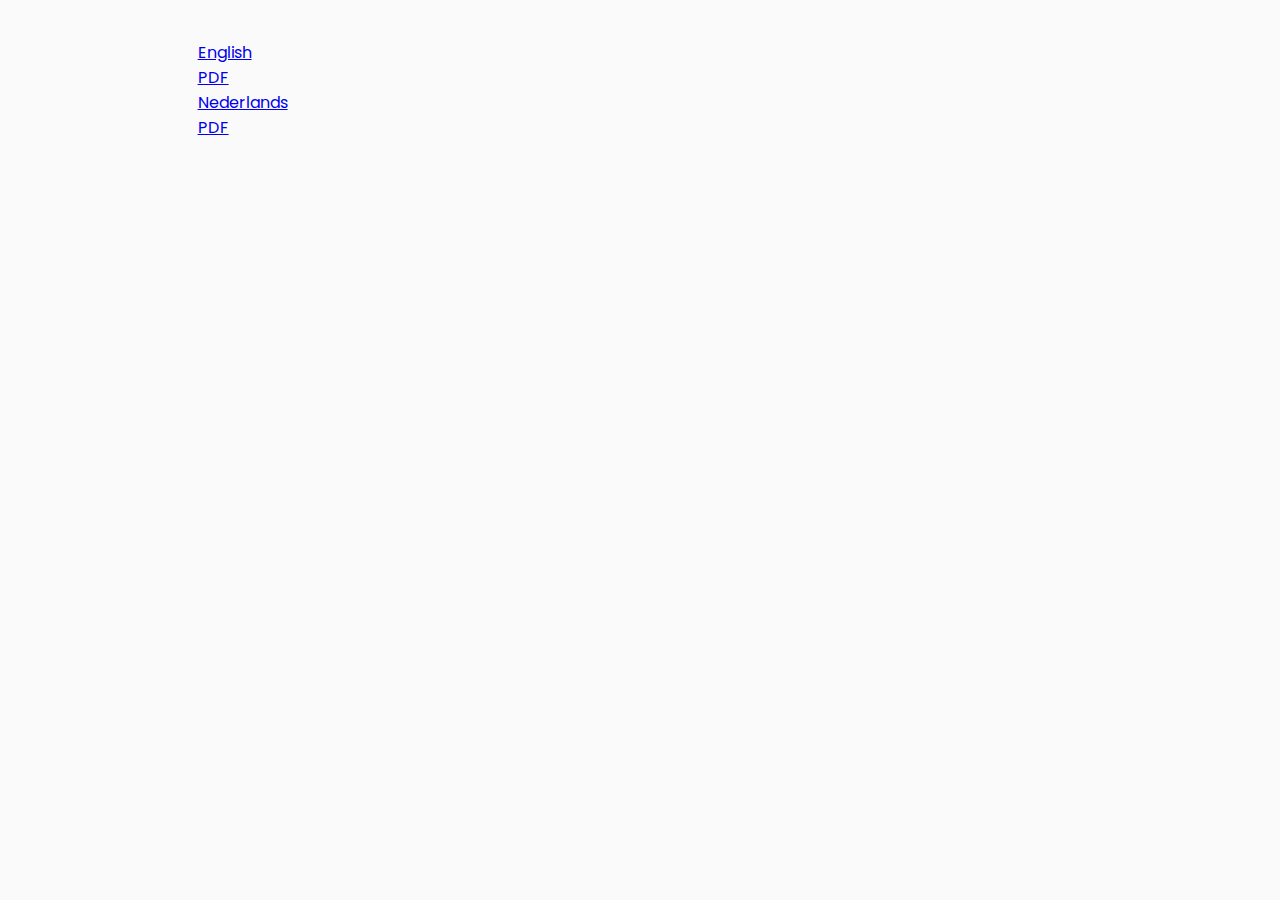
<file: index.html>
<!DOCTYPE html>
<html>
  <head>
    <title>
      Curriculum Vitae - Lucas Selfslagh
    </title>
    <!-- Required meta tags -->
    <meta charset="utf-8" />
    <meta
      name="viewport"
      content="width=device-width, initial-scale=1, minimum-scale=1"
    />
    <link
      rel="shortcut icon"
      href="static/favicon.png"
    />
    <!-- Bootstrap CSS -->
    <link
      href="https://cdn.jsdelivr.net/npm/bootstrap@5.0.2/dist/css/bootstrap.min.css"
      rel="stylesheet"
      integrity="sha384-EVSTQN3/azprG1Anm3QDgpJLIm9Nao0Yz1ztcQTwFspd3yD65VohhpuuCOmLASjC"
      crossorigin="anonymous"
    />
    <link
      rel="stylesheet"
      type="text/css"
      href="static/main.css"
    />
    <link
      rel="stylesheet"
      href="https://fonts.googleapis.com/css?family=Poppins:300,400,600,800&display=swap"
    />
    <link
      rel="stylesheet"
      href="https://cdnjs.cloudflare.com/ajax/libs/font-awesome/4.7.0/css/font-awesome.min.css"
    />
  </head>

  <body>
    <div id="cv-container">
      <div id="curriculum-vitae">
        
<div class="row">
  <div class="col-md-8 col-centered d-flex justify-content-center">
    <div class="btn-toolbar" role="toolbar">
      <div class="btn-group mr-2 btn-group-lg" role="group">
        <a href="/en.html" type="button" class="btn btn-secondary">English</a>
      </div>

      <div class="btn-group mr-2 btn-group-lg" role="group">
        <a
          href="https://github.com/lucassel/lucassel.github.io/raw/master/files/Curriculum%20Vitae%20-%20Lucas%20Selfslagh%20-%20English.pdf"
          type="button"
          class="btn btn-secondary"
          >PDF</a
        >
      </div>

      <div class="btn-group mr-2 btn-group-lg" role="group">
        <a href="/nl.html" type="button" class="btn btn-secondary"
          >Nederlands</a
        >
      </div>

      <div class="btn-group mr-2 btn-group-lg" role="group">
        <a
          href="https://github.com/lucassel/lucassel.github.io/raw/master/files/Curriculum%20Vitae%20-%20Lucas%20Selfslagh%20-%20Nederlands.pdf"
          type="button"
          class="btn btn-secondary"
          >PDF</a
        >
      </div>
    </div>
  </div>
</div>

      </div>
    </div>
    <!-- Optional JavaScript -->
    <!-- jQuery first, then Popper.js, then Bootstrap JS -->
    <script
      src="https://cdn.jsdelivr.net/npm/bootstrap@5.0.2/dist/js/bootstrap.bundle.min.js"
      integrity="sha384-MrcW6ZMFYlzcLA8Nl+NtUVF0sA7MsXsP1UyJoMp4YLEuNSfAP+JcXn/tWtIaxVXM"
      crossorigin="anonymous"
    ></script>
  </body>
</html>
</file>
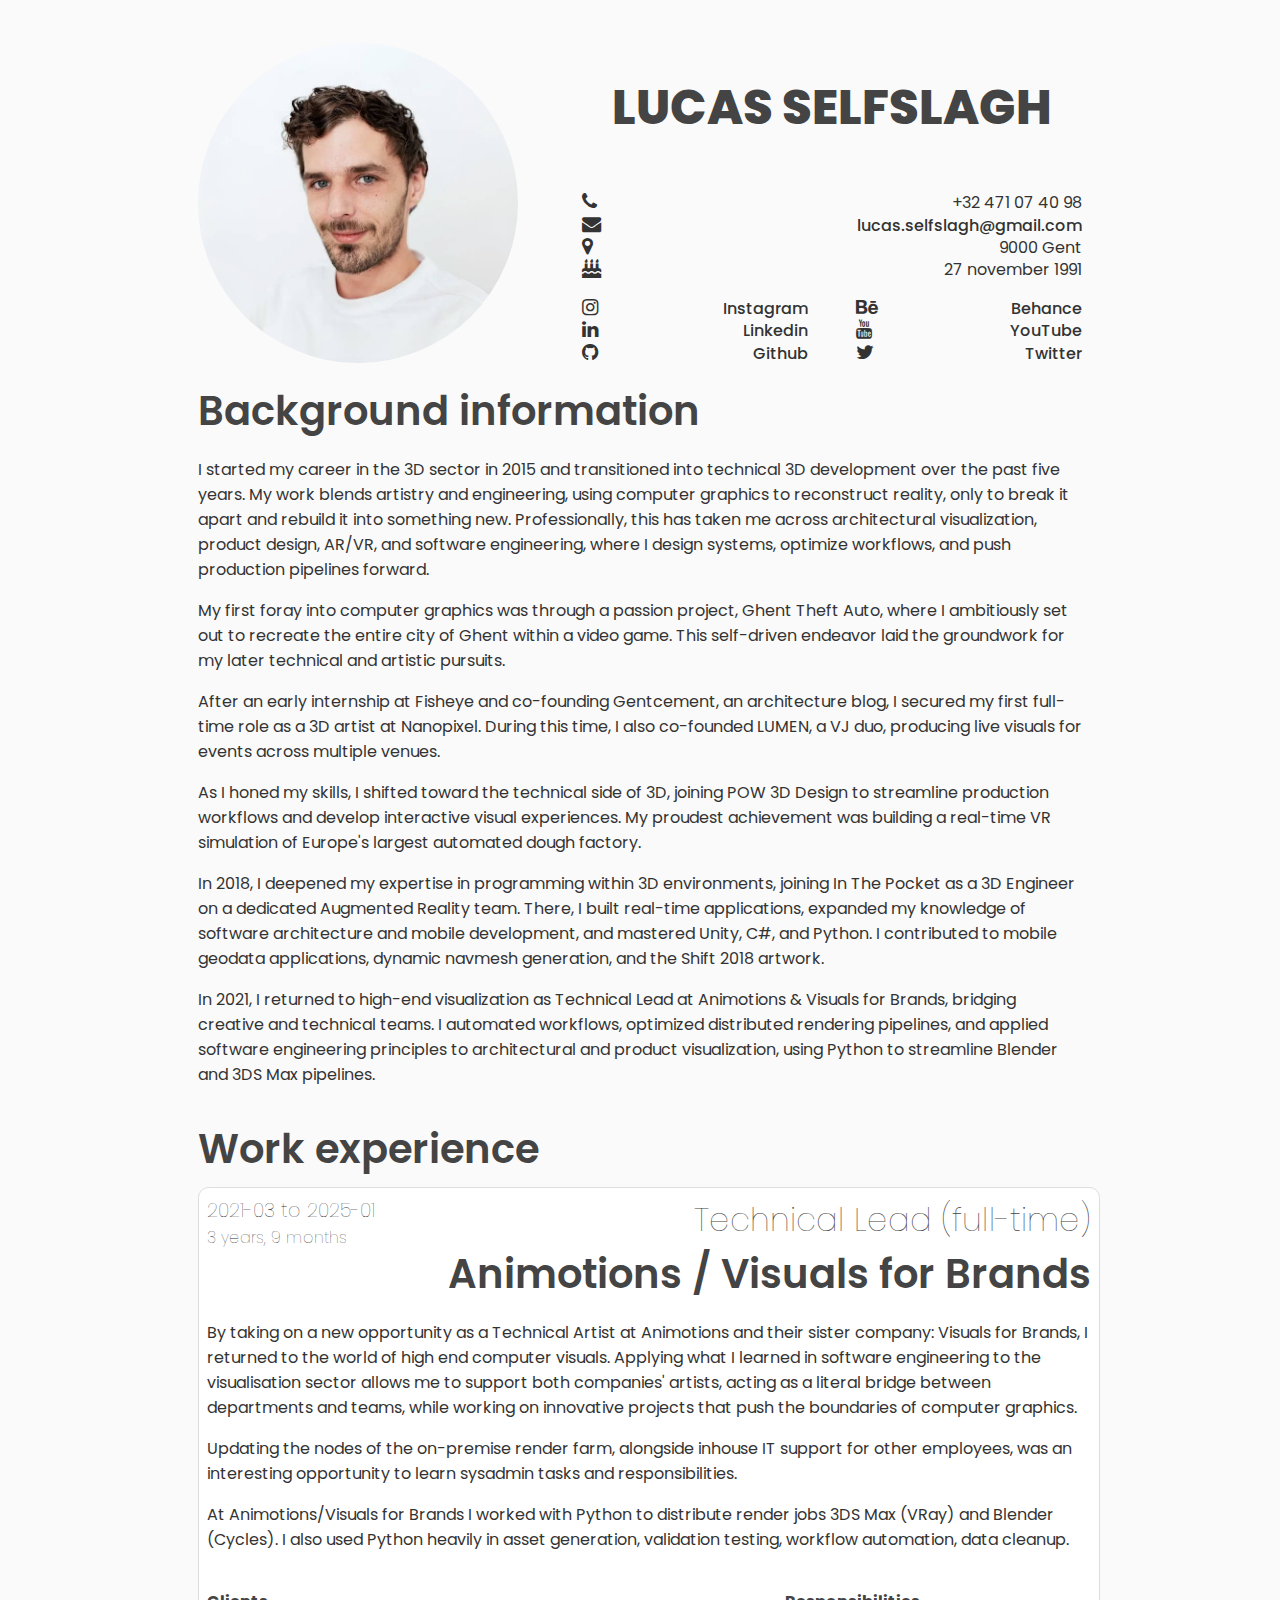
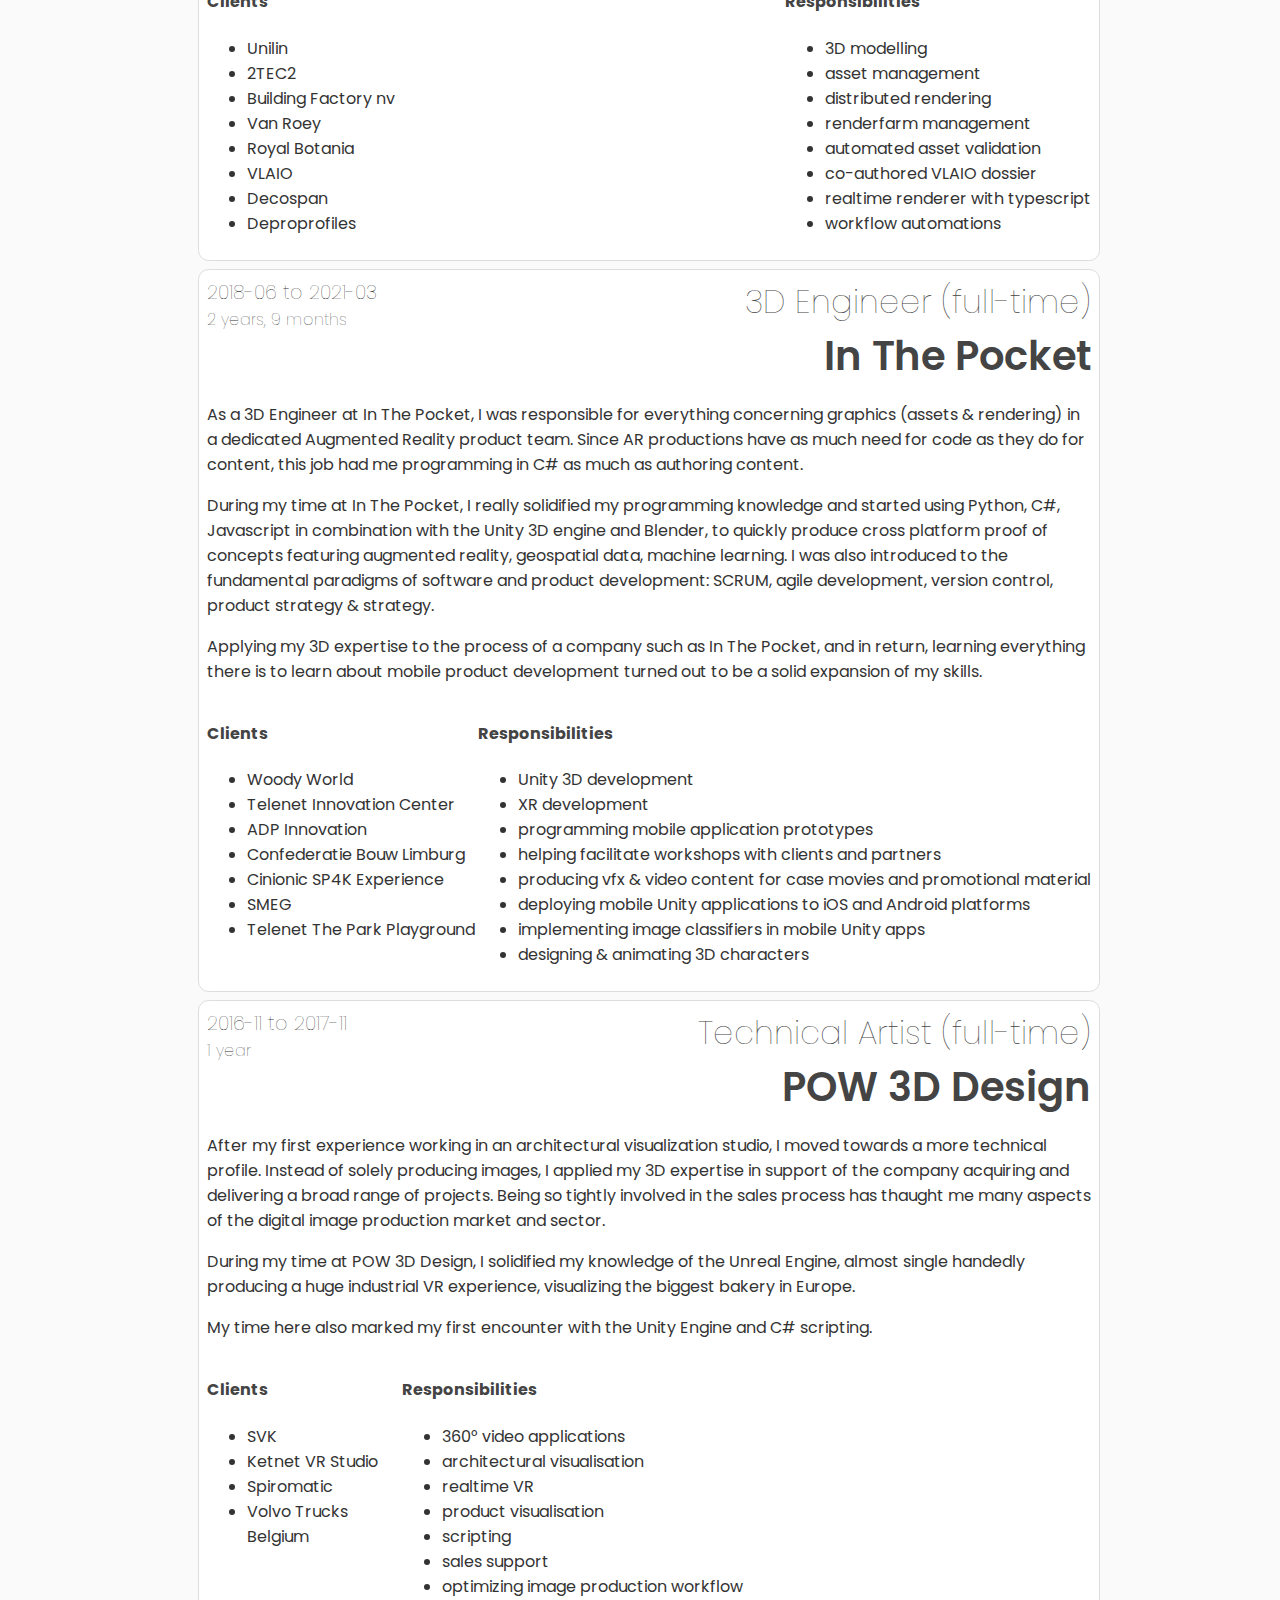
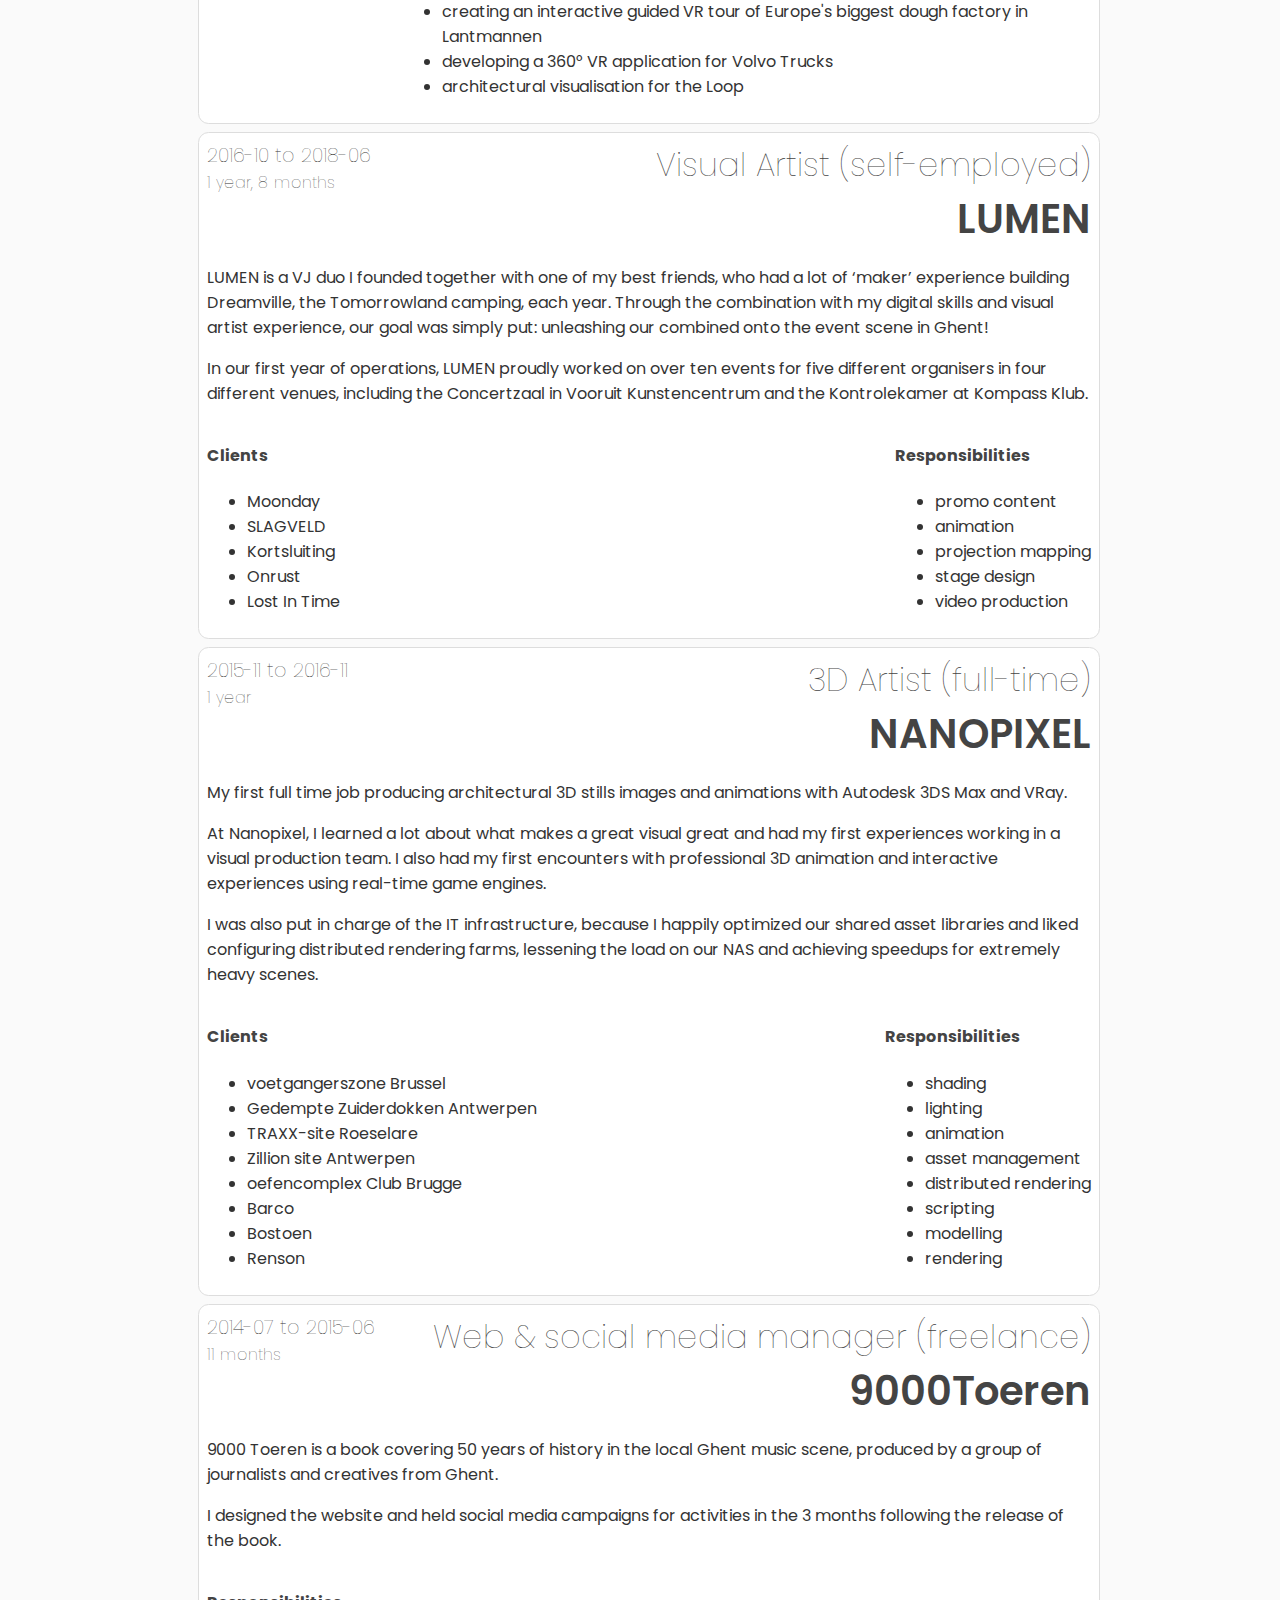
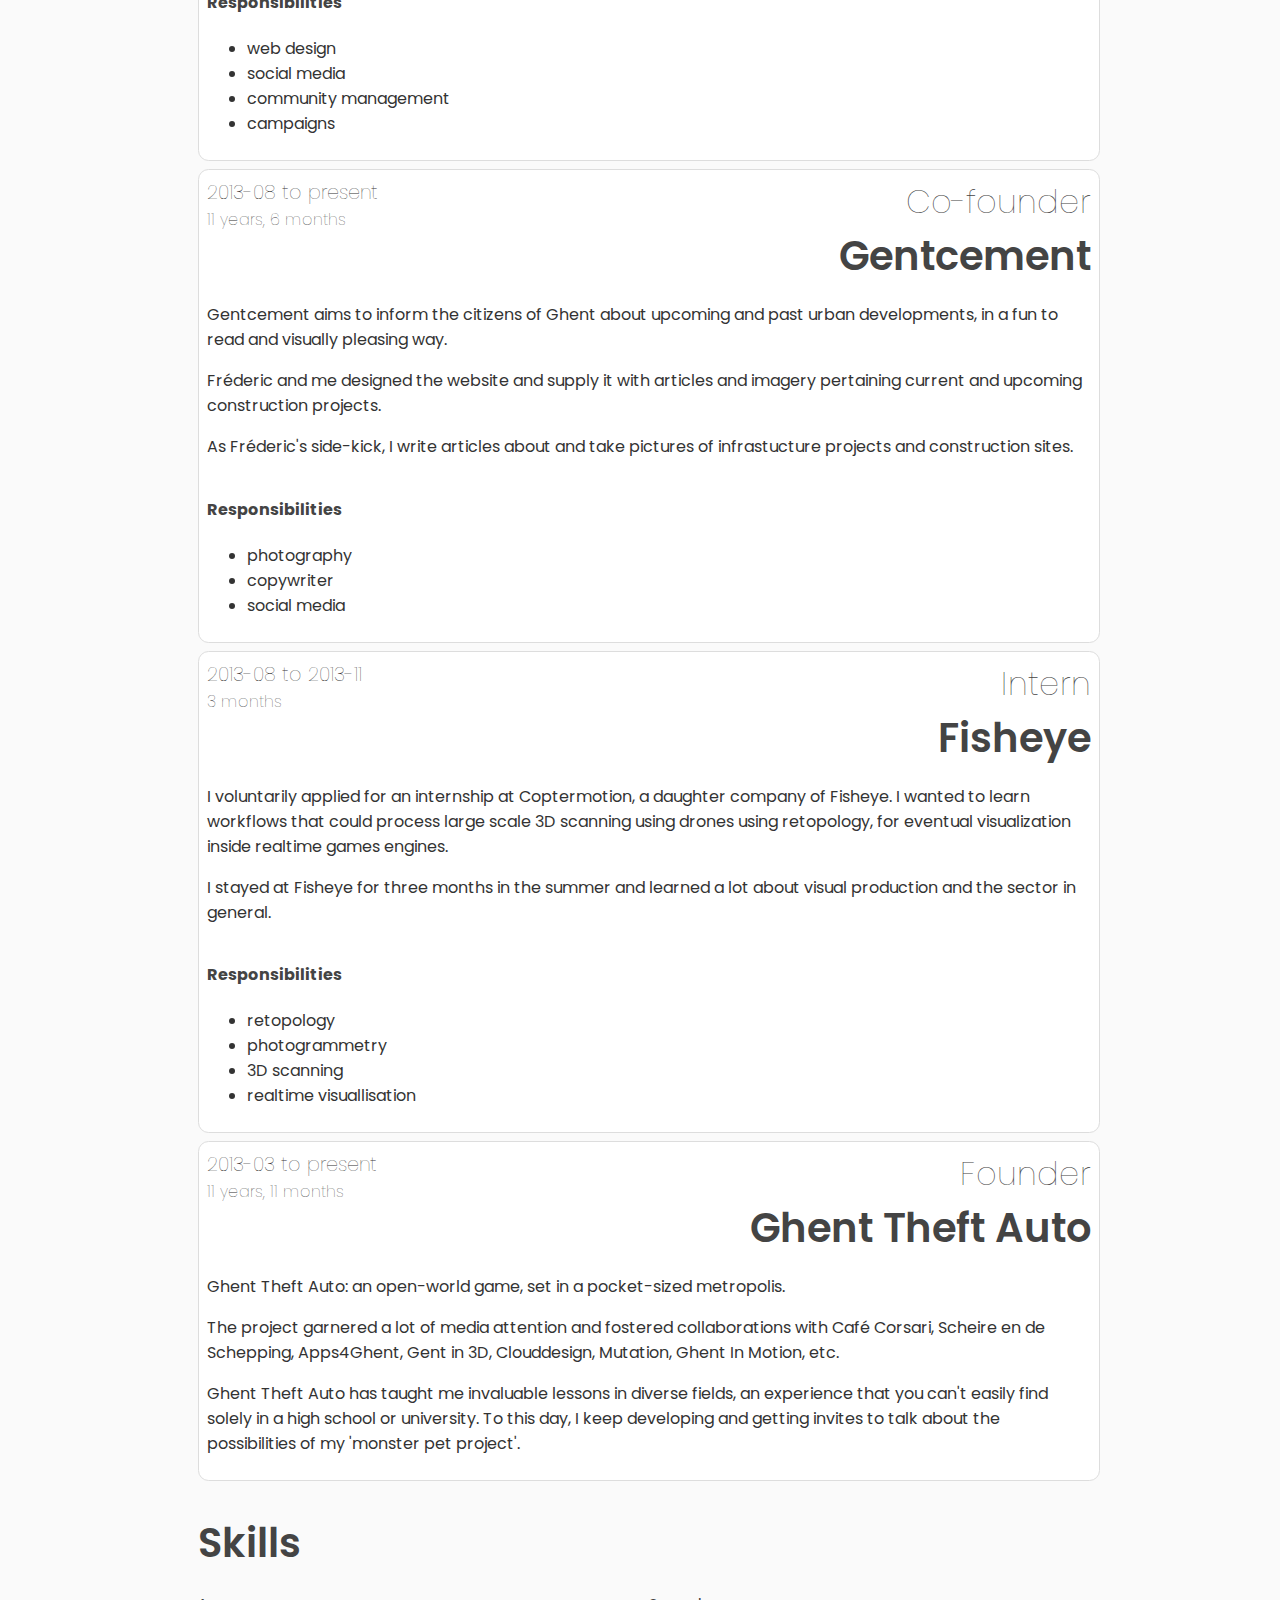
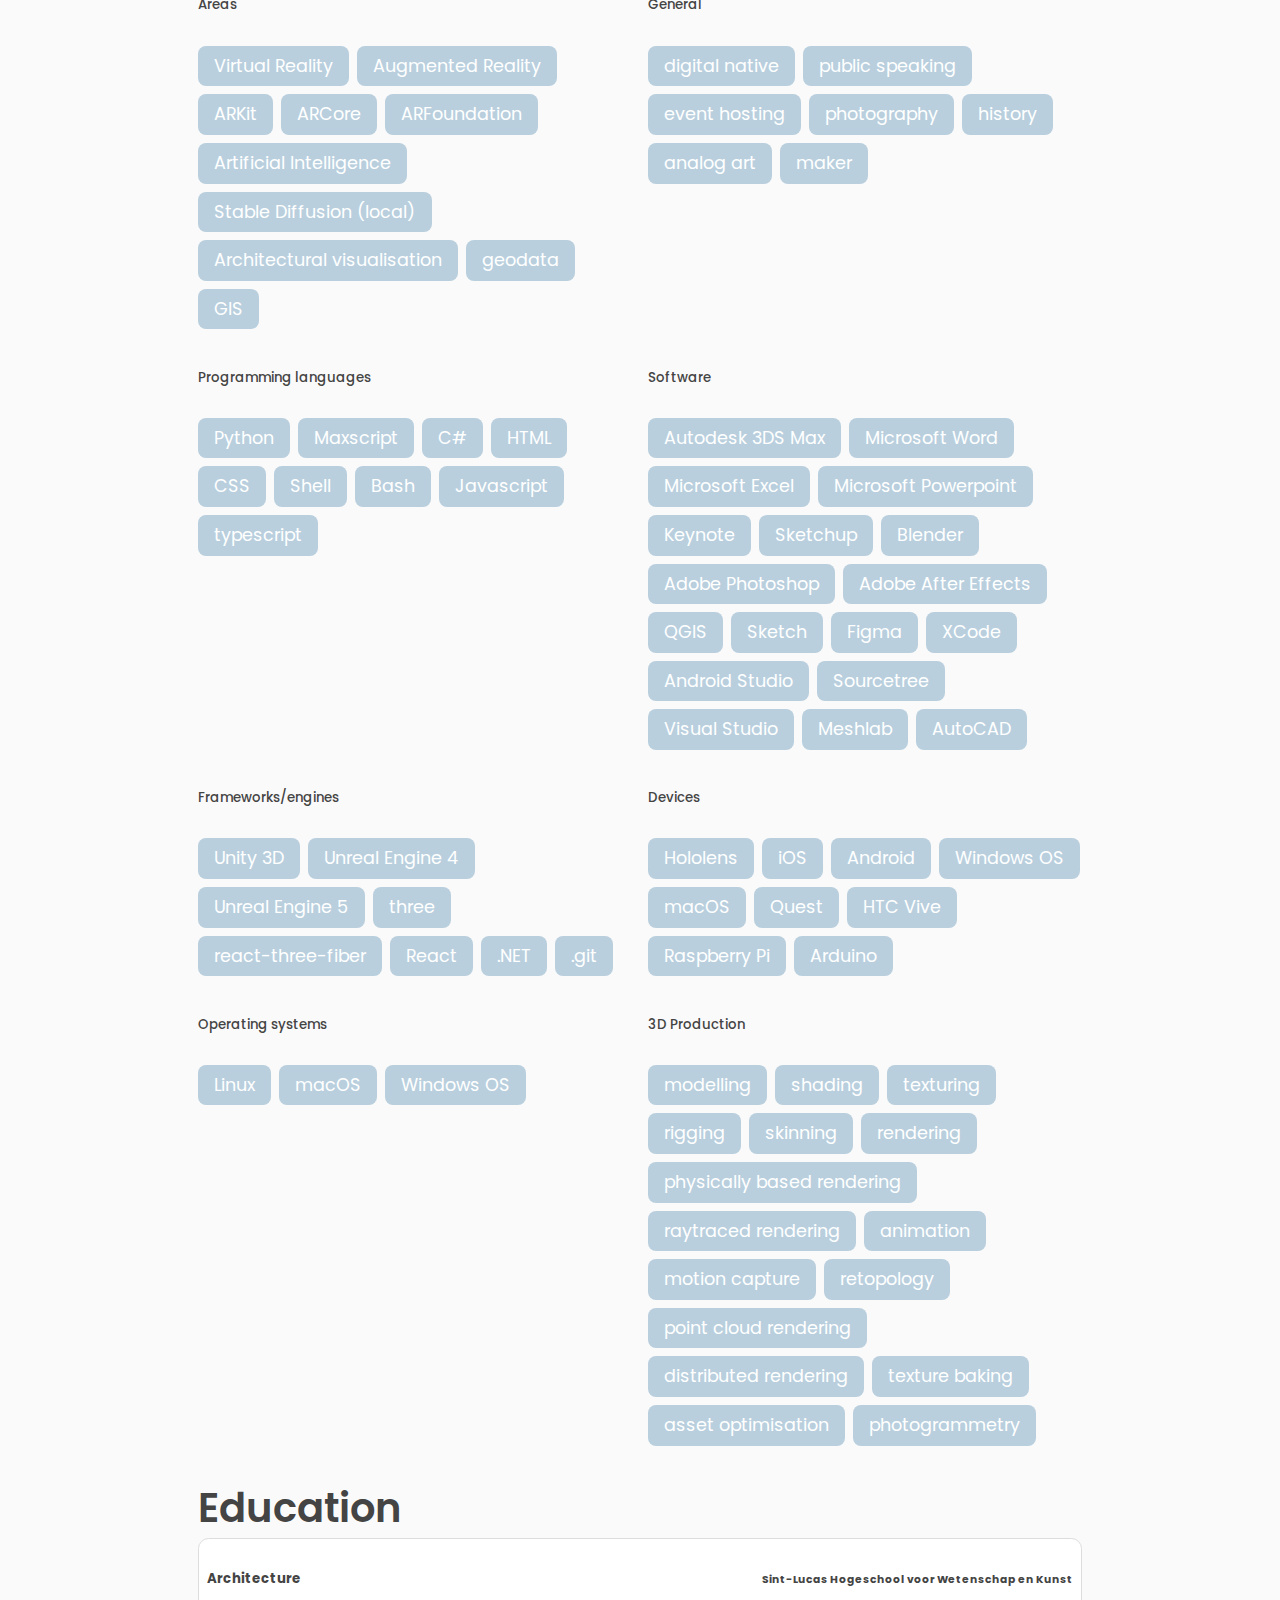
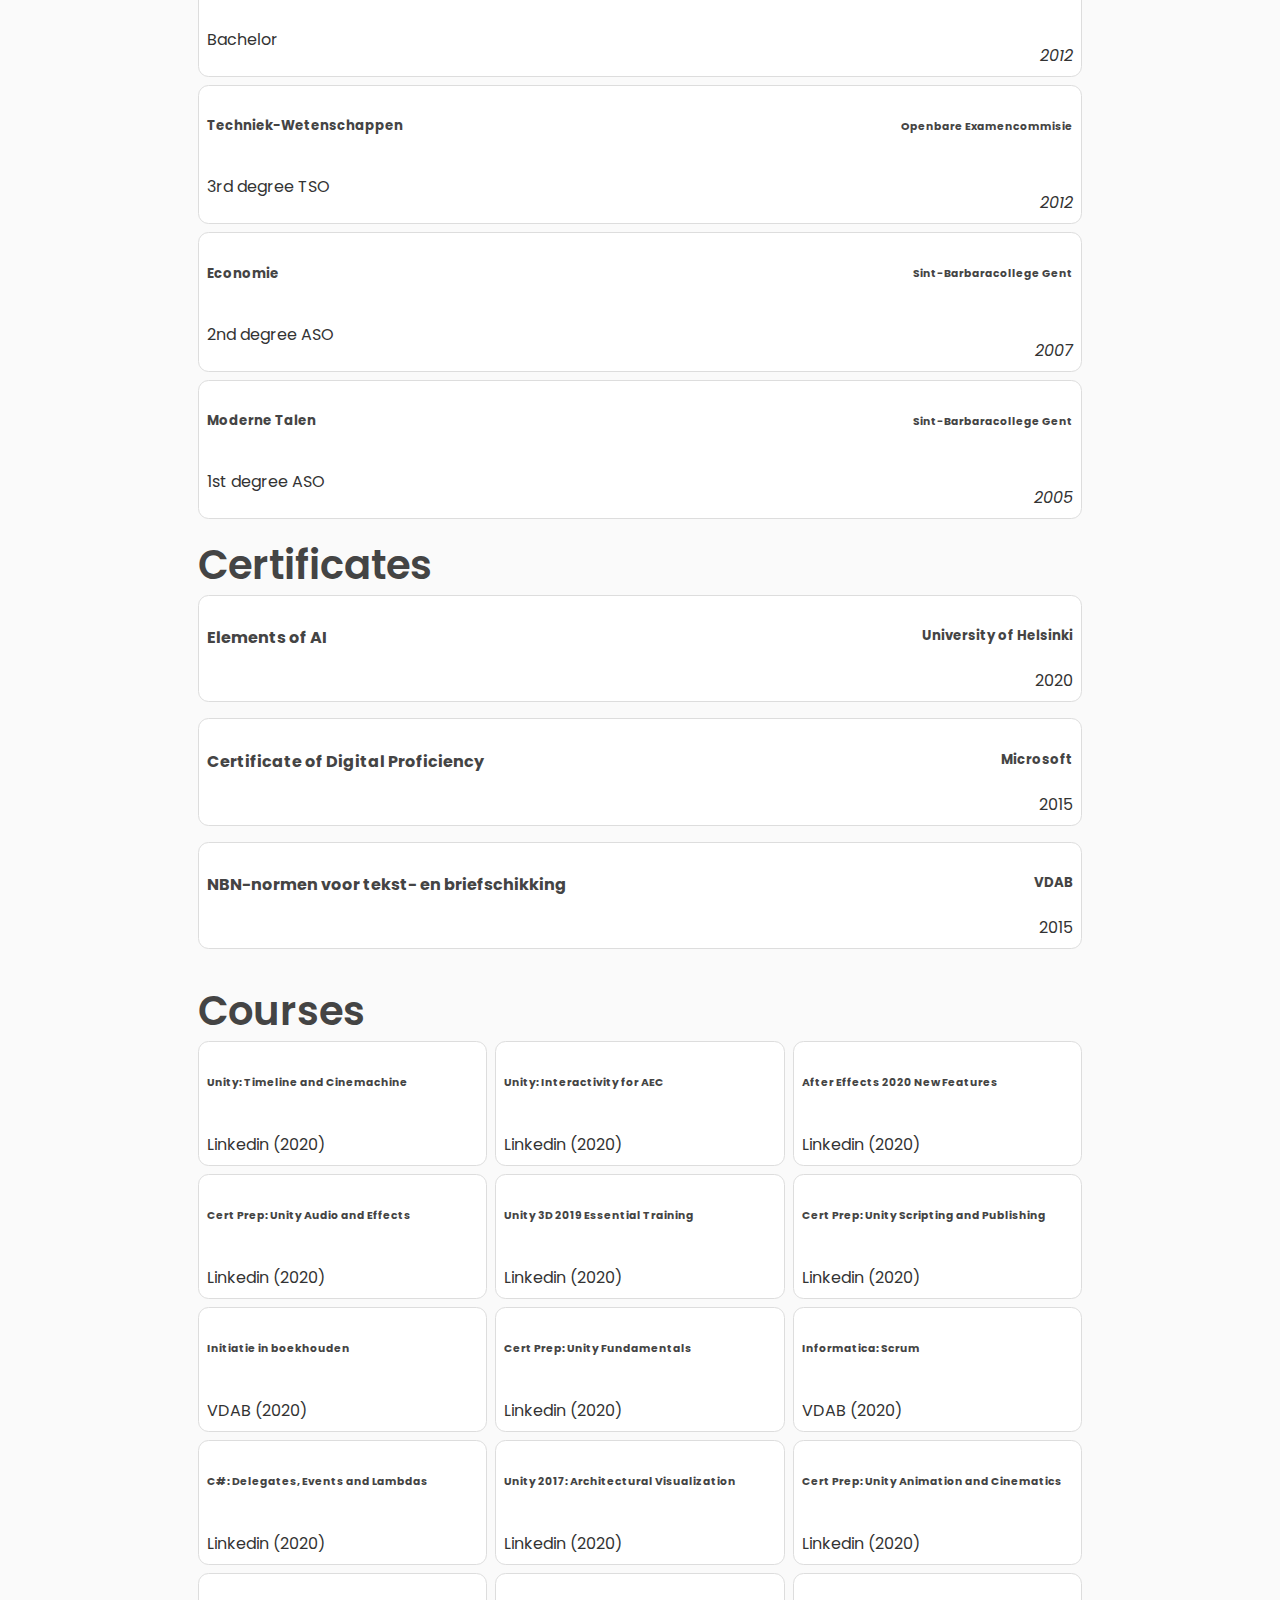
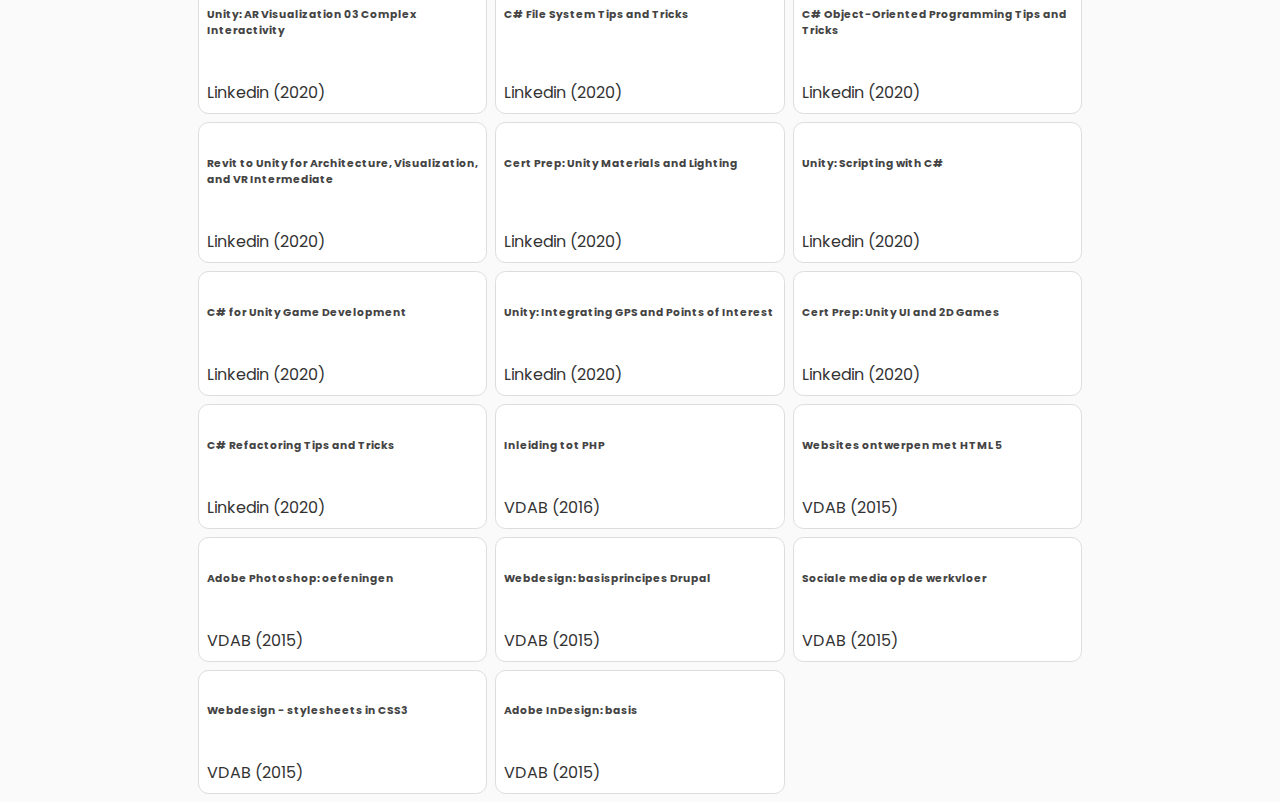
<file: en.html>
<!DOCTYPE html>
<html>
  <head>
    <title>
      Curriculum Vitae - Lucas Selfslagh - English
    </title>
    <!-- Required meta tags -->
    <meta charset="utf-8" />
    <meta
      name="viewport"
      content="width=device-width, initial-scale=1, minimum-scale=1"
    />
    <link
      rel="shortcut icon"
      href="static/favicon.png"
    />
    <!-- Bootstrap CSS -->
    <link
      href="https://cdn.jsdelivr.net/npm/bootstrap@5.0.2/dist/css/bootstrap.min.css"
      rel="stylesheet"
      integrity="sha384-EVSTQN3/azprG1Anm3QDgpJLIm9Nao0Yz1ztcQTwFspd3yD65VohhpuuCOmLASjC"
      crossorigin="anonymous"
    />
    <link
      rel="stylesheet"
      type="text/css"
      href="static/main.css"
    />
    <link
      rel="stylesheet"
      href="https://fonts.googleapis.com/css?family=Poppins:300,400,600,800&display=swap"
    />
    <link
      rel="stylesheet"
      href="https://cdnjs.cloudflare.com/ajax/libs/font-awesome/4.7.0/css/font-awesome.min.css"
    />
  </head>

  <body>
    <div id="cv-container">
      <div id="curriculum-vitae">
         <div id="personal">
  <div id="mugshot-container">
    <img
      id="mugshot"
      src="static/lucas.jpg"
      alt="Profile Picture"
      style="align-self: center"
    />
  </div>

  <div id="personal-info">
    <h1 class="name">
      LUCAS SELFSLAGH
    </h1>

    <div class="contact-info">
      <div>
        <i class="fa fa-phone"></i>
        <p>+32 471 07 40 98</p>
      </div>
      <div>
        <i class="fa fa-envelope"></i>
        <a href="mailto:lucas.selfslagh@gmail.com">lucas.selfslagh@gmail.com</a>
      </div>
      <div>
        <i class="fa fa-map-marker"></i>
        <p>9000 Gent</p>
      </div>
      <div>
        <i class="fa fa-birthday-cake"></i>
        <p>27 november 1991</p>
      </div>
    </div>

    <div class="social-links no-print">
      
      <div>
        <i class="fa fa-instagram" aria-hidden="true"></i>
        <a href="https://www.instagram.com/lucas.selfslagh/?hl=nl">Instagram</a>
      </div>
      
      <div>
        <i class="fa fa-behance" aria-hidden="true"></i>
        <a href="https://www.behance.net/lucasselfslagh">Behance</a>
      </div>
      
      <div>
        <i class="fa fa-linkedin" aria-hidden="true"></i>
        <a href="https://www.linkedin.com/in/lucasselfslagh/">Linkedin</a>
      </div>
      
      <div>
        <i class="fa fa-youtube" aria-hidden="true"></i>
        <a href="https://www.youtube.com/channel/UCFONpIMrPNAX3OKF61RTrhQ">YouTube</a>
      </div>
      
      <div>
        <i class="fa fa-github" aria-hidden="true"></i>
        <a href="https://github.com/lucassel">Github</a>
      </div>
      
      <div>
        <i class="fa fa-twitter" aria-hidden="true"></i>
        <a href="https://twitter.com/lucas_selfslagh">Twitter</a>
      </div>
      
    </div>
  </div>
</div> <div id="bio">
  
  <h1 class="title">Background information</h1>
  
  <p>I started my career in the 3D sector in 2015 and transitioned into technical 3D development over the past five years. My work blends artistry and engineering, using computer graphics to reconstruct reality, only to break it apart and rebuild it into something new. Professionally, this has taken me across architectural visualization, product design, AR/VR, and software engineering, where I design systems, optimize workflows, and push production pipelines forward.</p>
  
  <p></p>
  
  <p>My first foray into computer graphics was through a passion project, Ghent Theft Auto, where I ambitiously set out to recreate the entire city of Ghent within a video game. This self-driven endeavor laid the groundwork for my later technical and artistic pursuits.</p>
  
  <p></p>
  
  <p>After an early internship at Fisheye and co-founding Gentcement, an architecture blog, I secured my first full-time role as a 3D artist at Nanopixel. During this time, I also co-founded LUMEN, a VJ duo, producing live visuals for events across multiple venues.</p>
  
  <p></p>
  
  <p>As I honed my skills, I shifted toward the technical side of 3D, joining POW 3D Design to streamline production workflows and develop interactive visual experiences. My proudest achievement was building a real-time VR simulation of Europe&#39;s largest automated dough factory.</p>
  
  <p></p>
  
  <p>In 2018, I deepened my expertise in programming within 3D environments, joining In The Pocket as a 3D Engineer on a dedicated Augmented Reality team. There, I built real-time applications, expanded my knowledge of software architecture and mobile development, and mastered Unity, C#, and Python. I contributed to mobile geodata applications, dynamic navmesh generation, and the Shift 2018 artwork.</p>
  
  <p></p>
  
  <p>In 2021, I returned to high-end visualization as Technical Lead at Animotions &amp; Visuals for Brands, bridging creative and technical teams. I automated workflows, optimized distributed rendering pipelines, and applied software engineering principles to architectural and product visualization, using Python to streamline Blender and 3DS Max pipelines.</p>
   
</div> <div id="experience">
  
  <h1 class="title">Work experience</h1>
   
  <article
    class="content-section experience item btn-toggle"
    type="button"
    data-bs-toggle="collapse"
    data-bs-target="#collapse-1"
    aria-expanded="false"
    aria-controls="collapse-1"
  >
    <div class="jobheader">
      <div class="datefield">
         
        <p class="dates">
          2021-03 to 2025-01
        </p>
         

        <p class="duration">
            3 years,
          9 months  
        </p>
      </div>

      <div class="jobfield">
        
        <h3 class="role">Technical Lead (full-time)</h3>
        
        <h3 class="company">Animotions / Visuals for Brands</h3>
      </div>
    </div>

    <div class="collapse" id="collapse-1">
      <div class="job">
        
        <p>By taking on a new opportunity as a Technical Artist at Animotions and their sister company: Visuals for Brands, I returned to the world of high end computer visuals. Applying what I learned in software engineering to the visualisation sector allows me to support both companies&#39; artists, acting as a literal bridge between departments and teams, while working on innovative projects that push the boundaries of computer graphics.</p>
        
        <p></p>
        
        <p>Updating the nodes of the on-premise render farm, alongside inhouse IT support for other employees, was an interesting opportunity to learn sysadmin tasks and responsibilities. </p>
        
        <p></p>
        
        <p>At Animotions/Visuals for Brands I worked with Python to distribute render jobs 3DS Max (VRay) and Blender (Cycles). I also used Python heavily in asset generation, validation testing, workflow automation, data cleanup.</p>
        

        <div class="jobfooter">
          
          <section>
            <h4>Clients</h4>
            <ul>
              
              <li>Unilin</li>
              
              <li>2TEC2</li>
              
              <li>Building Factory nv</li>
              
              <li>Van Roey</li>
              
              <li>Royal Botania</li>
              
              <li>VLAIO</li>
              
              <li>Decospan</li>
              
              <li>Deproprofiles</li>
              
            </ul>
          </section>
           
          <section>
            <h4>
              Responsibilities
            </h4>
            <ul>
              
              <li>3D modelling</li>
              
              <li>asset management</li>
              
              <li>distributed rendering</li>
              
              <li>renderfarm management</li>
              
              <li>automated asset validation</li>
              
              <li>co-authored VLAIO dossier</li>
              
              <li>realtime renderer with typescript</li>
              
              <li>workflow automations</li>
              
            </ul>
          </section>
          
        </div>
      </div>
    </div>
  </article>
  
  <article
    class="content-section experience item btn-toggle"
    type="button"
    data-bs-toggle="collapse"
    data-bs-target="#collapse-2"
    aria-expanded="false"
    aria-controls="collapse-2"
  >
    <div class="jobheader">
      <div class="datefield">
         
        <p class="dates">
          2018-06 to 2021-03
        </p>
         

        <p class="duration">
            2 years,
          9 months  
        </p>
      </div>

      <div class="jobfield">
        
        <h3 class="role">3D Engineer (full-time)</h3>
        
        <h3 class="company">In The Pocket</h3>
      </div>
    </div>

    <div class="collapse" id="collapse-2">
      <div class="job">
        
        <p>As a 3D Engineer at In The Pocket, I was responsible for everything concerning graphics (assets &amp; rendering) in a dedicated Augmented Reality product team. Since AR productions have as much need for code as they do for content, this job had me programming in C# as much as authoring content.</p>
        
        <p>During my time at In The Pocket, I really solidified my programming knowledge and started using Python, C#, Javascript in combination with the Unity 3D engine and Blender, to quickly produce cross platform proof of concepts featuring augmented reality, geospatial data, machine learning. I was also introduced to the fundamental paradigms of software and product development: SCRUM, agile development, version control, product strategy &amp; strategy.</p>
        
        <p>Applying my 3D expertise to the process of a company such as In The Pocket, and in return, learning everything there is to learn about mobile product development turned out to be a solid expansion of my skills.</p>
        

        <div class="jobfooter">
          
          <section>
            <h4>Clients</h4>
            <ul>
              
              <li>Woody World</li>
              
              <li>Telenet Innovation Center</li>
              
              <li>ADP Innovation</li>
              
              <li>Confederatie Bouw Limburg</li>
              
              <li>Cinionic SP4K Experience</li>
              
              <li>SMEG</li>
              
              <li>Telenet The Park Playground</li>
              
            </ul>
          </section>
           
          <section>
            <h4>
              Responsibilities
            </h4>
            <ul>
              
              <li>Unity 3D development</li>
              
              <li>XR development</li>
              
              <li>programming mobile application prototypes</li>
              
              <li>helping facilitate workshops with clients and partners</li>
              
              <li>producing vfx &amp; video content for case movies and promotional material</li>
              
              <li>deploying mobile Unity applications to iOS and Android platforms</li>
              
              <li>implementing image classifiers in mobile Unity apps</li>
              
              <li>designing &amp; animating 3D characters</li>
              
            </ul>
          </section>
          
        </div>
      </div>
    </div>
  </article>
  
  <article
    class="content-section experience item btn-toggle"
    type="button"
    data-bs-toggle="collapse"
    data-bs-target="#collapse-3"
    aria-expanded="false"
    aria-controls="collapse-3"
  >
    <div class="jobheader">
      <div class="datefield">
         
        <p class="dates">
          2016-11 to 2017-11
        </p>
         

        <p class="duration">
            1 year  
        </p>
      </div>

      <div class="jobfield">
        
        <h3 class="role">Technical Artist (full-time)</h3>
        
        <h3 class="company">POW 3D Design</h3>
      </div>
    </div>

    <div class="collapse" id="collapse-3">
      <div class="job">
        
        <p>After my first experience working in an architectural visualization studio, I moved towards a more technical profile. Instead of solely producing images, I applied my 3D expertise in support of the company acquiring and delivering a broad range of projects. Being so tightly involved in the sales process has thaught me many aspects of the digital image production market and sector.</p>
        
        <p></p>
        
        <p>During my time at POW 3D Design, I solidified my knowledge of the Unreal Engine, almost single handedly producing a huge industrial VR experience, visualizing the biggest bakery in Europe. </p>
        
        <p></p>
        
        <p>My time here also marked my first encounter with the Unity Engine and C# scripting.</p>
        

        <div class="jobfooter">
          
          <section>
            <h4>Clients</h4>
            <ul>
              
              <li>SVK</li>
              
              <li>Ketnet VR Studio</li>
              
              <li>Spiromatic</li>
              
              <li>Volvo Trucks Belgium</li>
              
            </ul>
          </section>
           
          <section>
            <h4>
              Responsibilities
            </h4>
            <ul>
              
              <li>360° video applications</li>
              
              <li>architectural visualisation</li>
              
              <li>realtime VR</li>
              
              <li>product visualisation</li>
              
              <li>scripting</li>
              
              <li>sales support</li>
              
              <li>optimizing image production workflow</li>
              
              <li>creating an interactive guided VR tour of Europe&#39;s biggest dough factory in Lantmannen</li>
              
              <li>developing a 360° VR application for Volvo Trucks</li>
              
              <li>architectural visualisation for the Loop</li>
              
            </ul>
          </section>
          
        </div>
      </div>
    </div>
  </article>
  
  <article
    class="content-section experience item btn-toggle"
    type="button"
    data-bs-toggle="collapse"
    data-bs-target="#collapse-4"
    aria-expanded="false"
    aria-controls="collapse-4"
  >
    <div class="jobheader">
      <div class="datefield">
         
        <p class="dates">
          2016-10 to 2018-06
        </p>
         

        <p class="duration">
            1 year,
          8 months  
        </p>
      </div>

      <div class="jobfield">
        
        <h3 class="role">Visual Artist (self-employed)</h3>
        
        <h3 class="company">LUMEN</h3>
      </div>
    </div>

    <div class="collapse" id="collapse-4">
      <div class="job">
        
        <p>LUMEN is a VJ duo I founded together with one of my best friends, who had a lot of ‘maker’ experience building Dreamville, the Tomorrowland camping, each year. Through the combination with my digital skills and visual artist experience, our goal was simply put: unleashing our combined onto the event scene in Ghent! </p>
        
        <p></p>
        
        <p>In our first year of operations, LUMEN proudly worked on over ten events for five different organisers in four different venues, including the Concertzaal in Vooruit Kunstencentrum and the Kontrolekamer at Kompass Klub.</p>
        

        <div class="jobfooter">
          
          <section>
            <h4>Clients</h4>
            <ul>
              
              <li>Moonday</li>
              
              <li>SLAGVELD</li>
              
              <li>Kortsluiting</li>
              
              <li>Onrust</li>
              
              <li>Lost In Time</li>
              
            </ul>
          </section>
           
          <section>
            <h4>
              Responsibilities
            </h4>
            <ul>
              
              <li>promo content</li>
              
              <li>animation</li>
              
              <li>projection mapping</li>
              
              <li>stage design</li>
              
              <li>video production</li>
              
            </ul>
          </section>
          
        </div>
      </div>
    </div>
  </article>
  
  <article
    class="content-section experience item btn-toggle"
    type="button"
    data-bs-toggle="collapse"
    data-bs-target="#collapse-5"
    aria-expanded="false"
    aria-controls="collapse-5"
  >
    <div class="jobheader">
      <div class="datefield">
         
        <p class="dates">
          2015-11 to 2016-11
        </p>
         

        <p class="duration">
            1 year  
        </p>
      </div>

      <div class="jobfield">
        
        <h3 class="role">3D Artist (full-time)</h3>
        
        <h3 class="company">NANOPIXEL</h3>
      </div>
    </div>

    <div class="collapse" id="collapse-5">
      <div class="job">
        
        <p>My first full time job producing architectural 3D stills images and animations with Autodesk 3DS Max and VRay. </p>
        
        <p></p>
        
        <p>At Nanopixel, I learned a lot about what makes a great visual great and had my first experiences working in a visual production team. I also had my first encounters with professional 3D animation and interactive experiences using real-time game engines. </p>
        
        <p></p>
        
        <p>I was also put in charge of the IT infrastructure, because I happily optimized our shared asset libraries and liked configuring distributed rendering farms, lessening the load on our NAS and achieving speedups for extremely heavy scenes.</p>
        

        <div class="jobfooter">
          
          <section>
            <h4>Clients</h4>
            <ul>
              
              <li>voetgangerszone Brussel</li>
              
              <li>Gedempte Zuiderdokken Antwerpen</li>
              
              <li>TRAXX-site Roeselare</li>
              
              <li>Zillion site Antwerpen</li>
              
              <li>oefencomplex Club Brugge</li>
              
              <li>Barco</li>
              
              <li>Bostoen</li>
              
              <li>Renson</li>
              
            </ul>
          </section>
           
          <section>
            <h4>
              Responsibilities
            </h4>
            <ul>
              
              <li>shading</li>
              
              <li>lighting</li>
              
              <li>animation</li>
              
              <li>asset management</li>
              
              <li>distributed rendering</li>
              
              <li>scripting</li>
              
              <li>modelling</li>
              
              <li>rendering</li>
              
            </ul>
          </section>
          
        </div>
      </div>
    </div>
  </article>
  
  <article
    class="content-section experience item btn-toggle"
    type="button"
    data-bs-toggle="collapse"
    data-bs-target="#collapse-6"
    aria-expanded="false"
    aria-controls="collapse-6"
  >
    <div class="jobheader">
      <div class="datefield">
         
        <p class="dates">
          2014-07 to 2015-06
        </p>
         

        <p class="duration">
            11 months  
        </p>
      </div>

      <div class="jobfield">
        
        <h3 class="role">Web &amp; social media manager (freelance)</h3>
        
        <h3 class="company">9000Toeren</h3>
      </div>
    </div>

    <div class="collapse" id="collapse-6">
      <div class="job">
        
        <p>9000 Toeren is a book covering 50 years of history in the local Ghent music scene, produced by a group of journalists and creatives from Ghent. </p>
        
        <p></p>
        
        <p>I designed the website and held social media campaigns for activities in the 3 months following the release of the book.</p>
        

        <div class="jobfooter">
           
          <section>
            <h4>
              Responsibilities
            </h4>
            <ul>
              
              <li>web design</li>
              
              <li>social media</li>
              
              <li>community management</li>
              
              <li>campaigns</li>
              
            </ul>
          </section>
          
        </div>
      </div>
    </div>
  </article>
  
  <article
    class="content-section experience item btn-toggle"
    type="button"
    data-bs-toggle="collapse"
    data-bs-target="#collapse-7"
    aria-expanded="false"
    aria-controls="collapse-7"
  >
    <div class="jobheader">
      <div class="datefield">
         
        <p class="dates">2013-08 to present</p>
         

        <p class="duration">
            11 years,
          6 months  
        </p>
      </div>

      <div class="jobfield">
        
        <h3 class="role">Co-founder</h3>
        
        <h3 class="company">Gentcement</h3>
      </div>
    </div>

    <div class="collapse" id="collapse-7">
      <div class="job">
        
        <p>Gentcement aims to inform the citizens of Ghent about upcoming and past urban developments, in a fun to read and visually pleasing way. </p>
        
        <p>Fréderic and me designed the website and supply it with articles and imagery pertaining current and upcoming construction projects. </p>
        
        <p></p>
        
        <p>As Fréderic&#39;s side-kick, I write articles about and take pictures of infrastucture projects and construction sites.</p>
        

        <div class="jobfooter">
           
          <section>
            <h4>
              Responsibilities
            </h4>
            <ul>
              
              <li>photography</li>
              
              <li>copywriter</li>
              
              <li>social media</li>
              
            </ul>
          </section>
          
        </div>
      </div>
    </div>
  </article>
  
  <article
    class="content-section experience item btn-toggle"
    type="button"
    data-bs-toggle="collapse"
    data-bs-target="#collapse-8"
    aria-expanded="false"
    aria-controls="collapse-8"
  >
    <div class="jobheader">
      <div class="datefield">
         
        <p class="dates">
          2013-08 to 2013-11
        </p>
         

        <p class="duration">
            3 months  
        </p>
      </div>

      <div class="jobfield">
        
        <h3 class="role">Intern</h3>
        
        <h3 class="company">Fisheye</h3>
      </div>
    </div>

    <div class="collapse" id="collapse-8">
      <div class="job">
        
        <p>I voluntarily applied for an internship at Coptermotion, a daughter company of Fisheye. I wanted to learn workflows that could process large scale 3D scanning using drones using retopology, for eventual visualization inside realtime games engines.</p>
        
        <p></p>
        
        <p>I stayed at Fisheye for three months in the summer and learned a lot about visual production and the sector in general.</p>
        

        <div class="jobfooter">
           
          <section>
            <h4>
              Responsibilities
            </h4>
            <ul>
              
              <li>retopology</li>
              
              <li>photogrammetry</li>
              
              <li>3D scanning</li>
              
              <li>realtime visuallisation</li>
              
            </ul>
          </section>
          
        </div>
      </div>
    </div>
  </article>
  
  <article
    class="content-section experience item btn-toggle"
    type="button"
    data-bs-toggle="collapse"
    data-bs-target="#collapse-9"
    aria-expanded="false"
    aria-controls="collapse-9"
  >
    <div class="jobheader">
      <div class="datefield">
         
        <p class="dates">2013-03 to present</p>
         

        <p class="duration">
            11 years,
          11 months  
        </p>
      </div>

      <div class="jobfield">
        
        <h3 class="role">Founder</h3>
        
        <h3 class="company">Ghent Theft Auto</h3>
      </div>
    </div>

    <div class="collapse" id="collapse-9">
      <div class="job">
        
        <p>Ghent Theft Auto: an open-world game, set in a pocket-sized metropolis. </p>
        
        <p>The project garnered a lot of media attention and fostered collaborations with Café Corsari, Scheire en de Schepping, Apps4Ghent, Gent in 3D, Clouddesign, Mutation, Ghent In Motion, etc. </p>
        
        <p>Ghent Theft Auto has taught me invaluable lessons in diverse fields, an experience that you can&#39;t easily find solely in a high school or university. To this day, I keep developing and getting invites to talk about the possibilities of my &#39;monster pet project&#39;.</p>
        

        <div class="jobfooter">
           
        </div>
      </div>
    </div>
  </article>
  
</div>
<div class="page-break"></div>
<div id="skills">
  
  <h1 class="title">Skills</h1>
  
  <div class="skill-container">
    
    <div class="skill-area">
      <h5 class="skill-title">Areas</h5>
      <div class="skills">
        
        <div class="skill">Virtual Reality</div>
        
        <div class="skill">Augmented Reality</div>
        
        <div class="skill">ARKit</div>
        
        <div class="skill">ARCore</div>
        
        <div class="skill">ARFoundation</div>
        
        <div class="skill">Artificial Intelligence</div>
        
        <div class="skill">Stable Diffusion (local)</div>
        
        <div class="skill">Architectural visualisation</div>
        
        <div class="skill">geodata</div>
        
        <div class="skill">GIS</div>
        
      </div>
    </div>
    
    <div class="skill-area">
      <h5 class="skill-title">General</h5>
      <div class="skills">
        
        <div class="skill">digital native</div>
        
        <div class="skill">public speaking</div>
        
        <div class="skill">event hosting</div>
        
        <div class="skill">photography</div>
        
        <div class="skill">history</div>
        
        <div class="skill">analog art</div>
        
        <div class="skill">maker</div>
        
      </div>
    </div>
    
    <div class="skill-area">
      <h5 class="skill-title">Programming languages</h5>
      <div class="skills">
        
        <div class="skill">Python</div>
        
        <div class="skill">Maxscript</div>
        
        <div class="skill">C#</div>
        
        <div class="skill">HTML</div>
        
        <div class="skill">CSS</div>
        
        <div class="skill">Shell</div>
        
        <div class="skill">Bash</div>
        
        <div class="skill">Javascript</div>
        
        <div class="skill">typescript</div>
        
      </div>
    </div>
    
    <div class="skill-area">
      <h5 class="skill-title">Software</h5>
      <div class="skills">
        
        <div class="skill">Autodesk 3DS Max</div>
        
        <div class="skill">Microsoft Word</div>
        
        <div class="skill">Microsoft Excel</div>
        
        <div class="skill">Microsoft Powerpoint</div>
        
        <div class="skill">Keynote</div>
        
        <div class="skill">Sketchup</div>
        
        <div class="skill">Blender</div>
        
        <div class="skill">Adobe Photoshop</div>
        
        <div class="skill">Adobe After Effects</div>
        
        <div class="skill">QGIS</div>
        
        <div class="skill">Sketch</div>
        
        <div class="skill">Figma</div>
        
        <div class="skill">XCode</div>
        
        <div class="skill">Android Studio</div>
        
        <div class="skill">Sourcetree</div>
        
        <div class="skill">Visual Studio</div>
        
        <div class="skill">Meshlab</div>
        
        <div class="skill">AutoCAD</div>
        
      </div>
    </div>
    
    <div class="skill-area">
      <h5 class="skill-title">Frameworks/engines</h5>
      <div class="skills">
        
        <div class="skill">Unity 3D</div>
        
        <div class="skill">Unreal Engine 4</div>
        
        <div class="skill">Unreal Engine 5</div>
        
        <div class="skill">three</div>
        
        <div class="skill">react-three-fiber</div>
        
        <div class="skill">React</div>
        
        <div class="skill">.NET</div>
        
        <div class="skill">.git</div>
        
      </div>
    </div>
    
    <div class="skill-area">
      <h5 class="skill-title">Devices</h5>
      <div class="skills">
        
        <div class="skill">Hololens</div>
        
        <div class="skill">iOS</div>
        
        <div class="skill">Android</div>
        
        <div class="skill">Windows OS</div>
        
        <div class="skill">macOS</div>
        
        <div class="skill">Quest</div>
        
        <div class="skill">HTC Vive</div>
        
        <div class="skill">Raspberry Pi</div>
        
        <div class="skill">Arduino</div>
        
      </div>
    </div>
    
    <div class="skill-area">
      <h5 class="skill-title">Operating systems</h5>
      <div class="skills">
        
        <div class="skill">Linux</div>
        
        <div class="skill">macOS</div>
        
        <div class="skill">Windows OS</div>
        
      </div>
    </div>
    
    <div class="skill-area">
      <h5 class="skill-title">3D Production</h5>
      <div class="skills">
        
        <div class="skill">modelling</div>
        
        <div class="skill">shading</div>
        
        <div class="skill">texturing</div>
        
        <div class="skill">rigging</div>
        
        <div class="skill">skinning</div>
        
        <div class="skill">rendering</div>
        
        <div class="skill">physically based rendering</div>
        
        <div class="skill">raytraced rendering</div>
        
        <div class="skill">animation</div>
        
        <div class="skill">motion capture</div>
        
        <div class="skill">retopology</div>
        
        <div class="skill">point cloud rendering</div>
        
        <div class="skill">distributed rendering</div>
        
        <div class="skill">texture baking</div>
        
        <div class="skill">asset optimisation</div>
        
        <div class="skill">photogrammetry</div>
        
      </div>
    </div>
    
  </div>
</div>
<div class="page-break"></div>
<div>
  
  <h1 class="title">Education</h1>
  
  <div id="educations">
    
    <article
      class="item"
      style="display: flex; flex-direction: row; justify-content: space-between"
    >
      <div
        style="
          display: flex;
          flex-direction: column;
          align-items: flex-start;
          justify-content: space-between;
        "
      >
        <h5>Architecture</h5>
        <p>Bachelor</p>
      </div>
      <div
        style="
          display: flex;
          flex-direction: column;
          align-items: flex-end;
          justify-content: space-between;
          text-align: right;
        "
      >
        <h6>Sint-Lucas Hogeschool voor Wetenschap en Kunst</h6>
        <i>2012</i>
      </div>
    </article>
    
    <article
      class="item"
      style="display: flex; flex-direction: row; justify-content: space-between"
    >
      <div
        style="
          display: flex;
          flex-direction: column;
          align-items: flex-start;
          justify-content: space-between;
        "
      >
        <h5>Techniek-Wetenschappen</h5>
        <p>3rd degree TSO</p>
      </div>
      <div
        style="
          display: flex;
          flex-direction: column;
          align-items: flex-end;
          justify-content: space-between;
          text-align: right;
        "
      >
        <h6>Openbare Examencommisie</h6>
        <i>2012</i>
      </div>
    </article>
    
    <article
      class="item"
      style="display: flex; flex-direction: row; justify-content: space-between"
    >
      <div
        style="
          display: flex;
          flex-direction: column;
          align-items: flex-start;
          justify-content: space-between;
        "
      >
        <h5>Economie</h5>
        <p>2nd degree ASO</p>
      </div>
      <div
        style="
          display: flex;
          flex-direction: column;
          align-items: flex-end;
          justify-content: space-between;
          text-align: right;
        "
      >
        <h6>Sint-Barbaracollege Gent</h6>
        <i>2007</i>
      </div>
    </article>
    
    <article
      class="item"
      style="display: flex; flex-direction: row; justify-content: space-between"
    >
      <div
        style="
          display: flex;
          flex-direction: column;
          align-items: flex-start;
          justify-content: space-between;
        "
      >
        <h5>Moderne Talen</h5>
        <p>1st degree ASO</p>
      </div>
      <div
        style="
          display: flex;
          flex-direction: column;
          align-items: flex-end;
          justify-content: space-between;
          text-align: right;
        "
      >
        <h6>Sint-Barbaracollege Gent</h6>
        <i>2005</i>
      </div>
    </article>
    
  </div>
</div> <div>
  
  <h1 class="title">Certificates</h1>
  
  <div id="certs">
    
    <article
      class="item"
      style="display: flex; flex-direction: row; justify-content: space-between"
    >
      <h4>Elements of AI</h4>
      <div style="display: flex; flex-direction: column; text-align: right">
        <h5>University of Helsinki</h5>
        <p style="margin: 0">2020</p>
      </div>
    </article>
    
    <article
      class="item"
      style="display: flex; flex-direction: row; justify-content: space-between"
    >
      <h4>Certificate of Digital Proficiency</h4>
      <div style="display: flex; flex-direction: column; text-align: right">
        <h5>Microsoft</h5>
        <p style="margin: 0">2015</p>
      </div>
    </article>
    
    <article
      class="item"
      style="display: flex; flex-direction: row; justify-content: space-between"
    >
      <h4>NBN-normen voor tekst- en briefschikking</h4>
      <div style="display: flex; flex-direction: column; text-align: right">
        <h5>VDAB</h5>
        <p style="margin: 0">2015</p>
      </div>
    </article>
    
  </div>
</div>
<div class="page-break"></div>
<div class="row">
  <div class="col">
    <div class="col-12">
      
      <h1 class="title">Courses</h1>
      
    </div>
    <div id="courses">
      
      <article
        class="item"
        style="
          display: flex;
          flex-direction: column;
          justify-content: space-between;
        "
      >
        <h6>Unity: Timeline and Cinemachine</h6>
        <p style="margin-bottom: 0; padding-bottom: 0">
          Linkedin (2020)
        </p>
      </article>
      
      <article
        class="item"
        style="
          display: flex;
          flex-direction: column;
          justify-content: space-between;
        "
      >
        <h6>Unity: Interactivity for AEC</h6>
        <p style="margin-bottom: 0; padding-bottom: 0">
          Linkedin (2020)
        </p>
      </article>
      
      <article
        class="item"
        style="
          display: flex;
          flex-direction: column;
          justify-content: space-between;
        "
      >
        <h6>After Effects 2020 New Features</h6>
        <p style="margin-bottom: 0; padding-bottom: 0">
          Linkedin (2020)
        </p>
      </article>
      
      <article
        class="item"
        style="
          display: flex;
          flex-direction: column;
          justify-content: space-between;
        "
      >
        <h6>Cert Prep: Unity Audio and Effects</h6>
        <p style="margin-bottom: 0; padding-bottom: 0">
          Linkedin (2020)
        </p>
      </article>
      
      <article
        class="item"
        style="
          display: flex;
          flex-direction: column;
          justify-content: space-between;
        "
      >
        <h6>Unity 3D 2019 Essential Training</h6>
        <p style="margin-bottom: 0; padding-bottom: 0">
          Linkedin (2020)
        </p>
      </article>
      
      <article
        class="item"
        style="
          display: flex;
          flex-direction: column;
          justify-content: space-between;
        "
      >
        <h6>Cert Prep: Unity Scripting and Publishing</h6>
        <p style="margin-bottom: 0; padding-bottom: 0">
          Linkedin (2020)
        </p>
      </article>
      
      <article
        class="item"
        style="
          display: flex;
          flex-direction: column;
          justify-content: space-between;
        "
      >
        <h6>Initiatie in boekhouden</h6>
        <p style="margin-bottom: 0; padding-bottom: 0">
          VDAB (2020)
        </p>
      </article>
      
      <article
        class="item"
        style="
          display: flex;
          flex-direction: column;
          justify-content: space-between;
        "
      >
        <h6>Cert Prep: Unity Fundamentals</h6>
        <p style="margin-bottom: 0; padding-bottom: 0">
          Linkedin (2020)
        </p>
      </article>
      
      <article
        class="item"
        style="
          display: flex;
          flex-direction: column;
          justify-content: space-between;
        "
      >
        <h6>Informatica: Scrum</h6>
        <p style="margin-bottom: 0; padding-bottom: 0">
          VDAB (2020)
        </p>
      </article>
      
      <article
        class="item"
        style="
          display: flex;
          flex-direction: column;
          justify-content: space-between;
        "
      >
        <h6>C#: Delegates, Events and Lambdas</h6>
        <p style="margin-bottom: 0; padding-bottom: 0">
          Linkedin (2020)
        </p>
      </article>
      
      <article
        class="item"
        style="
          display: flex;
          flex-direction: column;
          justify-content: space-between;
        "
      >
        <h6>Unity 2017: Architectural Visualization</h6>
        <p style="margin-bottom: 0; padding-bottom: 0">
          Linkedin (2020)
        </p>
      </article>
      
      <article
        class="item"
        style="
          display: flex;
          flex-direction: column;
          justify-content: space-between;
        "
      >
        <h6>Cert Prep: Unity Animation and Cinematics</h6>
        <p style="margin-bottom: 0; padding-bottom: 0">
          Linkedin (2020)
        </p>
      </article>
      
      <article
        class="item"
        style="
          display: flex;
          flex-direction: column;
          justify-content: space-between;
        "
      >
        <h6>Unity: AR Visualization 03 Complex Interactivity</h6>
        <p style="margin-bottom: 0; padding-bottom: 0">
          Linkedin (2020)
        </p>
      </article>
      
      <article
        class="item"
        style="
          display: flex;
          flex-direction: column;
          justify-content: space-between;
        "
      >
        <h6>C# File System Tips and Tricks</h6>
        <p style="margin-bottom: 0; padding-bottom: 0">
          Linkedin (2020)
        </p>
      </article>
      
      <article
        class="item"
        style="
          display: flex;
          flex-direction: column;
          justify-content: space-between;
        "
      >
        <h6>C# Object-Oriented Programming Tips and Tricks</h6>
        <p style="margin-bottom: 0; padding-bottom: 0">
          Linkedin (2020)
        </p>
      </article>
      
      <article
        class="item"
        style="
          display: flex;
          flex-direction: column;
          justify-content: space-between;
        "
      >
        <h6>Revit to Unity for Architecture, Visualization, and VR Intermediate</h6>
        <p style="margin-bottom: 0; padding-bottom: 0">
          Linkedin (2020)
        </p>
      </article>
      
      <article
        class="item"
        style="
          display: flex;
          flex-direction: column;
          justify-content: space-between;
        "
      >
        <h6>Cert Prep: Unity Materials and Lighting</h6>
        <p style="margin-bottom: 0; padding-bottom: 0">
          Linkedin (2020)
        </p>
      </article>
      
      <article
        class="item"
        style="
          display: flex;
          flex-direction: column;
          justify-content: space-between;
        "
      >
        <h6>Unity: Scripting with C#</h6>
        <p style="margin-bottom: 0; padding-bottom: 0">
          Linkedin (2020)
        </p>
      </article>
      
      <article
        class="item"
        style="
          display: flex;
          flex-direction: column;
          justify-content: space-between;
        "
      >
        <h6>C# for Unity Game Development</h6>
        <p style="margin-bottom: 0; padding-bottom: 0">
          Linkedin (2020)
        </p>
      </article>
      
      <article
        class="item"
        style="
          display: flex;
          flex-direction: column;
          justify-content: space-between;
        "
      >
        <h6>Unity: Integrating GPS and Points of Interest</h6>
        <p style="margin-bottom: 0; padding-bottom: 0">
          Linkedin (2020)
        </p>
      </article>
      
      <article
        class="item"
        style="
          display: flex;
          flex-direction: column;
          justify-content: space-between;
        "
      >
        <h6>Cert Prep: Unity UI and 2D Games</h6>
        <p style="margin-bottom: 0; padding-bottom: 0">
          Linkedin (2020)
        </p>
      </article>
      
      <article
        class="item"
        style="
          display: flex;
          flex-direction: column;
          justify-content: space-between;
        "
      >
        <h6>C# Refactoring Tips and Tricks</h6>
        <p style="margin-bottom: 0; padding-bottom: 0">
          Linkedin (2020)
        </p>
      </article>
      
      <article
        class="item"
        style="
          display: flex;
          flex-direction: column;
          justify-content: space-between;
        "
      >
        <h6>Inleiding tot PHP</h6>
        <p style="margin-bottom: 0; padding-bottom: 0">
          VDAB (2016)
        </p>
      </article>
      
      <article
        class="item"
        style="
          display: flex;
          flex-direction: column;
          justify-content: space-between;
        "
      >
        <h6>Websites ontwerpen met HTML 5</h6>
        <p style="margin-bottom: 0; padding-bottom: 0">
          VDAB (2015)
        </p>
      </article>
      
      <article
        class="item"
        style="
          display: flex;
          flex-direction: column;
          justify-content: space-between;
        "
      >
        <h6>Adobe Photoshop: oefeningen</h6>
        <p style="margin-bottom: 0; padding-bottom: 0">
          VDAB (2015)
        </p>
      </article>
      
      <article
        class="item"
        style="
          display: flex;
          flex-direction: column;
          justify-content: space-between;
        "
      >
        <h6>Webdesign: basisprincipes Drupal	</h6>
        <p style="margin-bottom: 0; padding-bottom: 0">
          VDAB (2015)
        </p>
      </article>
      
      <article
        class="item"
        style="
          display: flex;
          flex-direction: column;
          justify-content: space-between;
        "
      >
        <h6>Sociale media op de werkvloer</h6>
        <p style="margin-bottom: 0; padding-bottom: 0">
          VDAB (2015)
        </p>
      </article>
      
      <article
        class="item"
        style="
          display: flex;
          flex-direction: column;
          justify-content: space-between;
        "
      >
        <h6>Webdesign - stylesheets in CSS3	</h6>
        <p style="margin-bottom: 0; padding-bottom: 0">
          VDAB (2015)
        </p>
      </article>
      
      <article
        class="item"
        style="
          display: flex;
          flex-direction: column;
          justify-content: space-between;
        "
      >
        <h6>Adobe InDesign: basis</h6>
        <p style="margin-bottom: 0; padding-bottom: 0">
          VDAB (2015)
        </p>
      </article>
      
    </div>
  </div>
</div> 
      </div>
    </div>
    <!-- Optional JavaScript -->
    <!-- jQuery first, then Popper.js, then Bootstrap JS -->
    <script
      src="https://cdn.jsdelivr.net/npm/bootstrap@5.0.2/dist/js/bootstrap.bundle.min.js"
      integrity="sha384-MrcW6ZMFYlzcLA8Nl+NtUVF0sA7MsXsP1UyJoMp4YLEuNSfAP+JcXn/tWtIaxVXM"
      crossorigin="anonymous"
    ></script>
  </body>
</html>
</file>
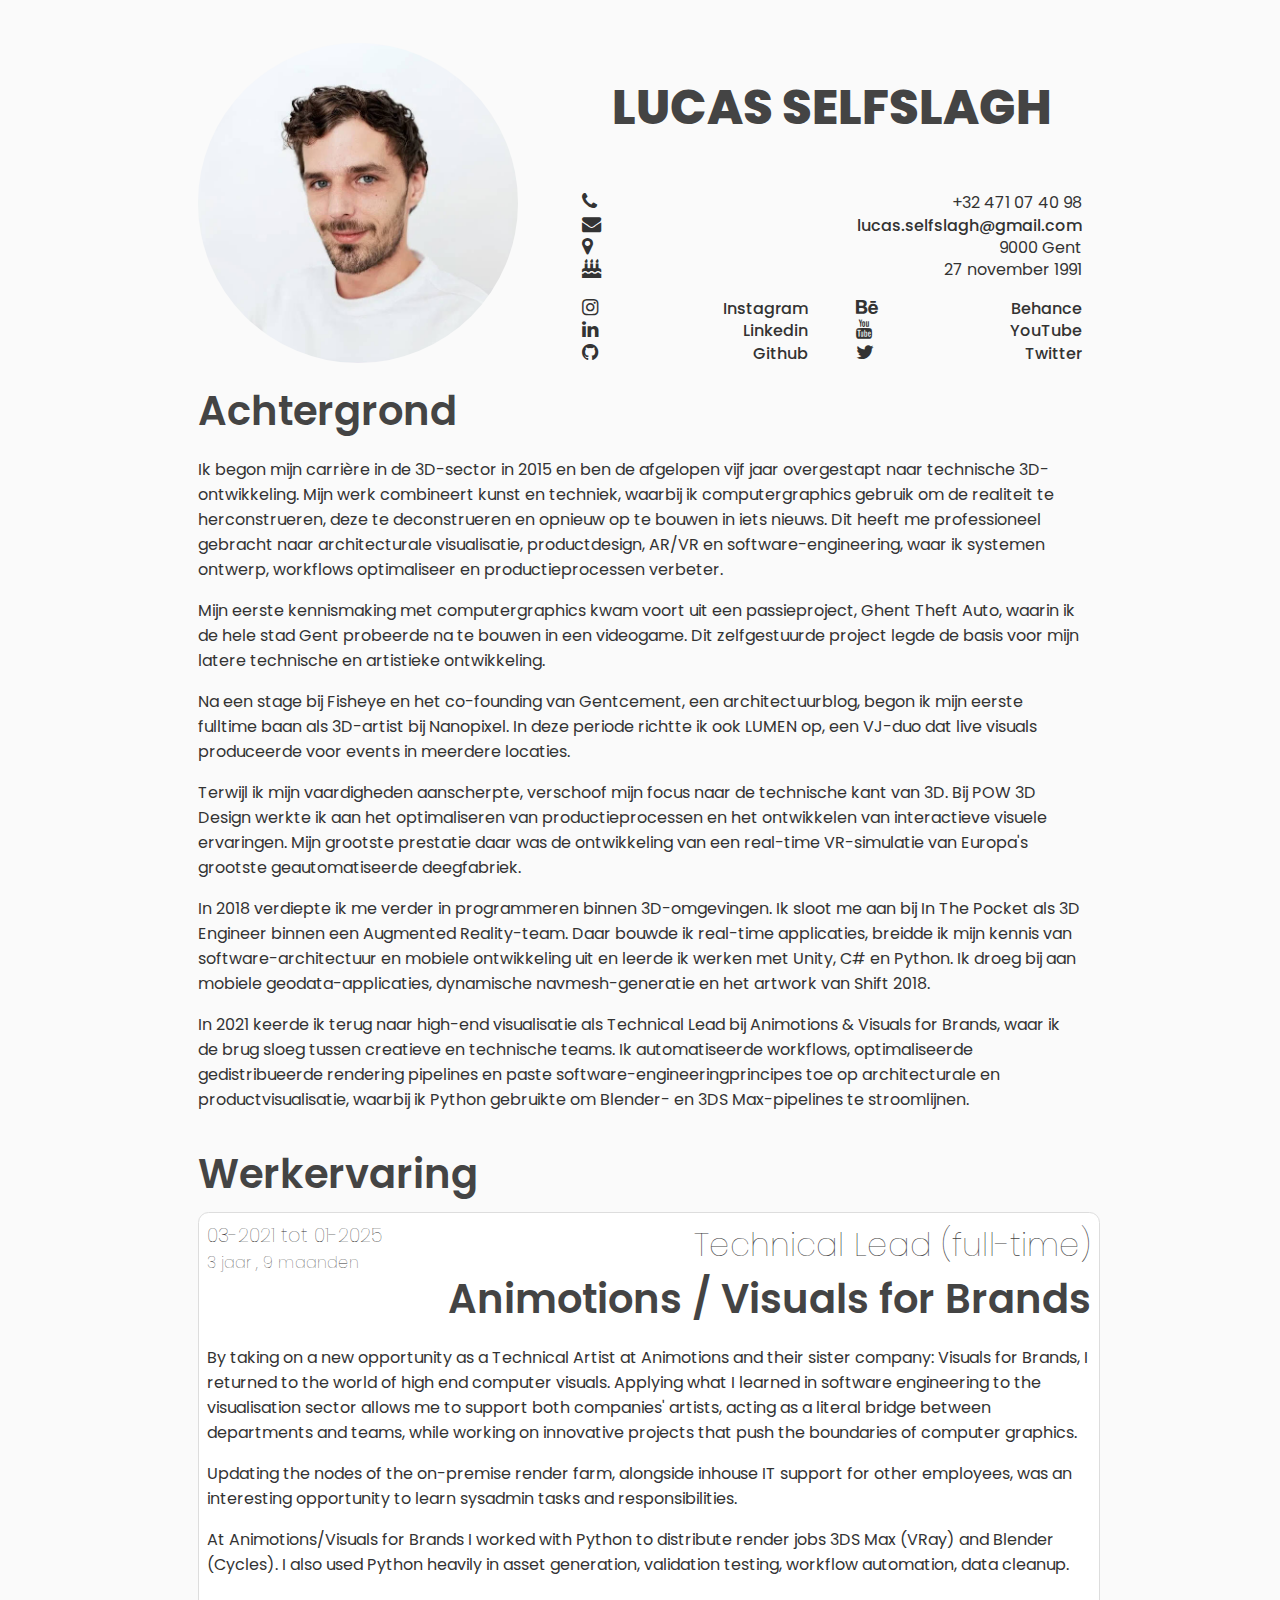
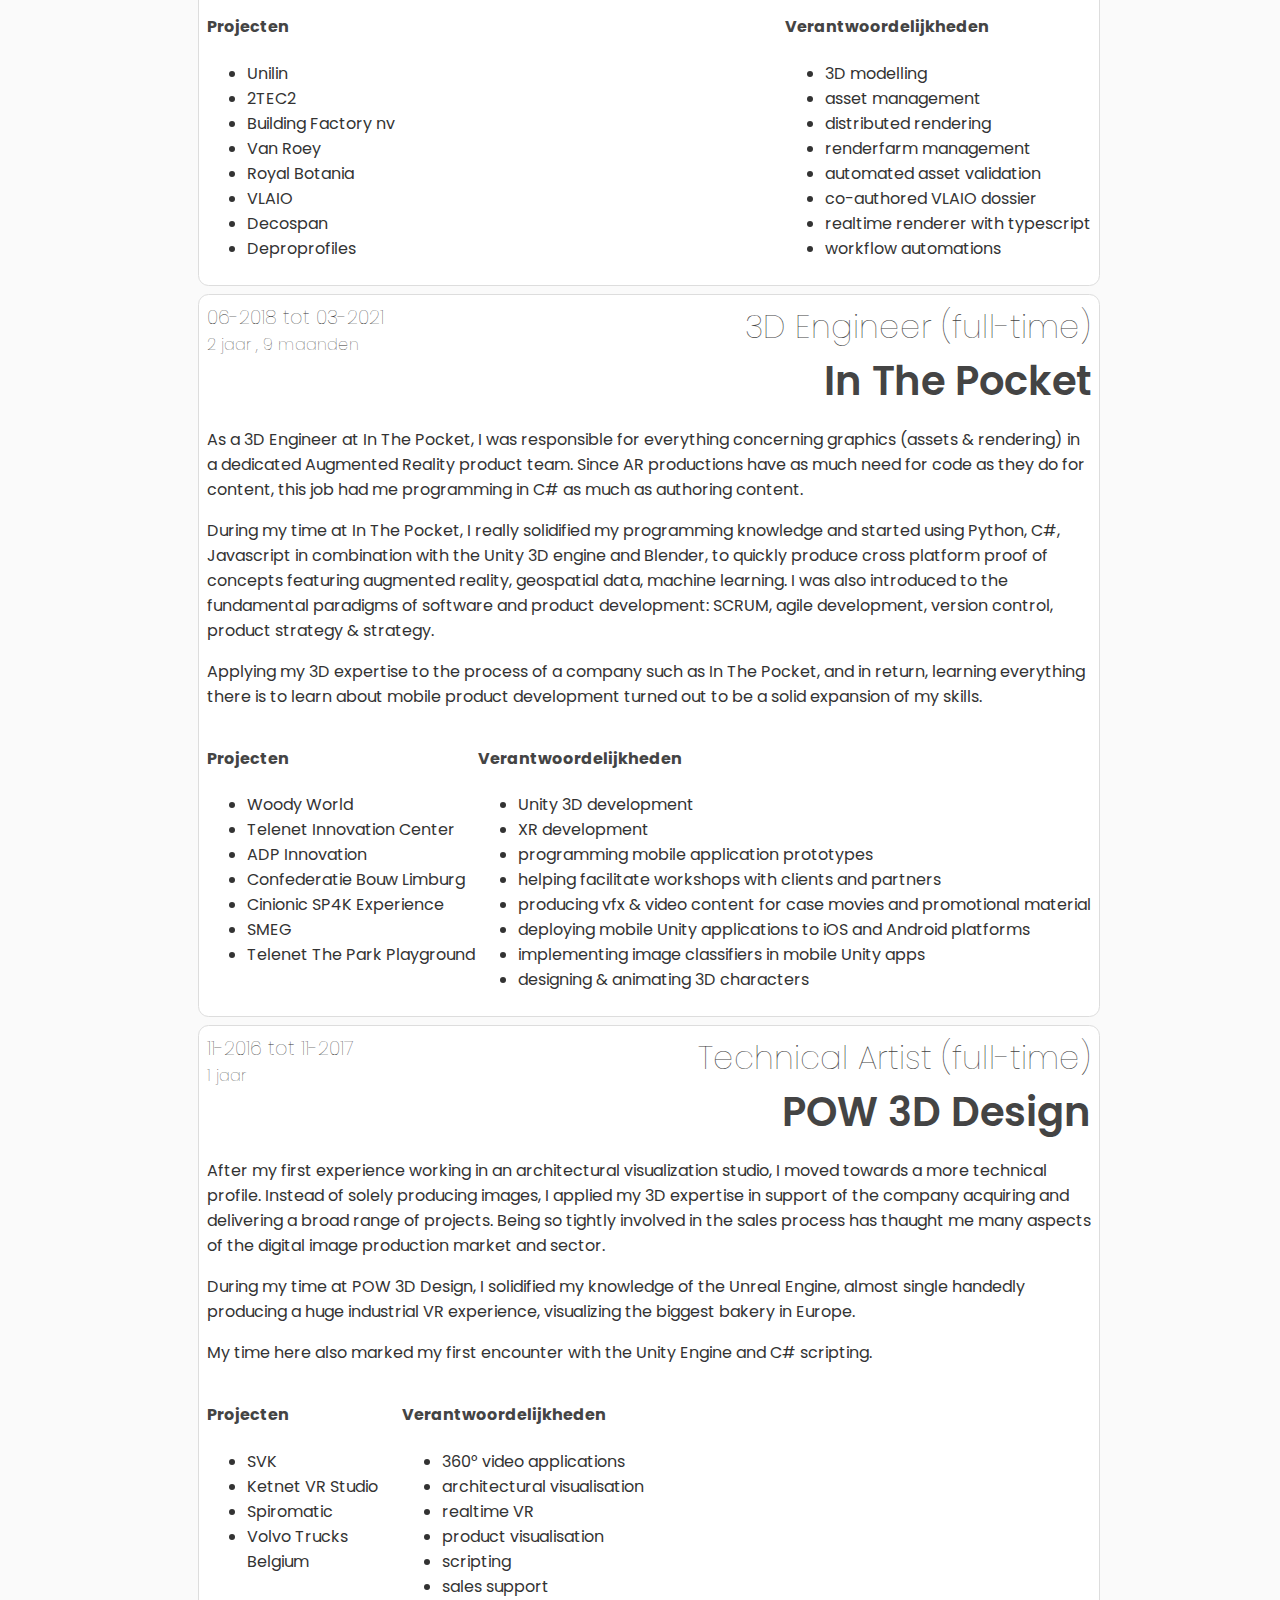
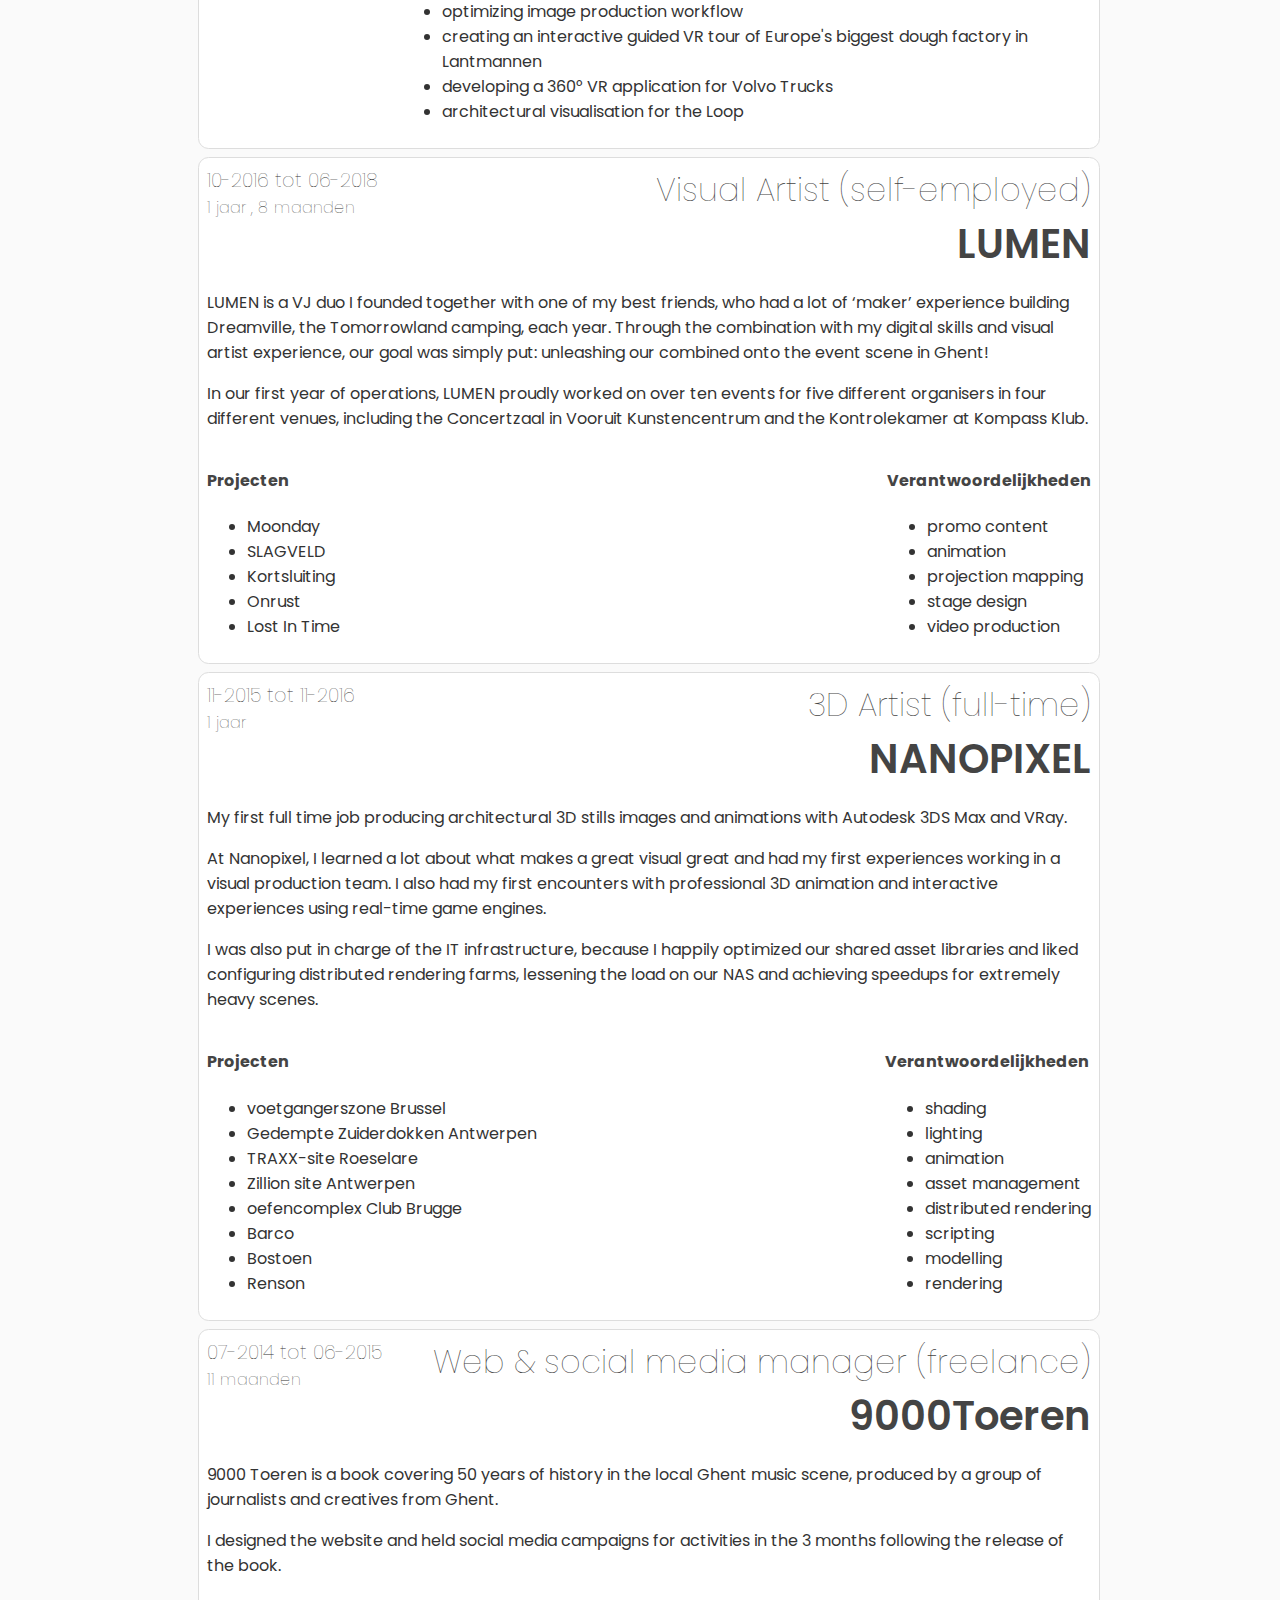
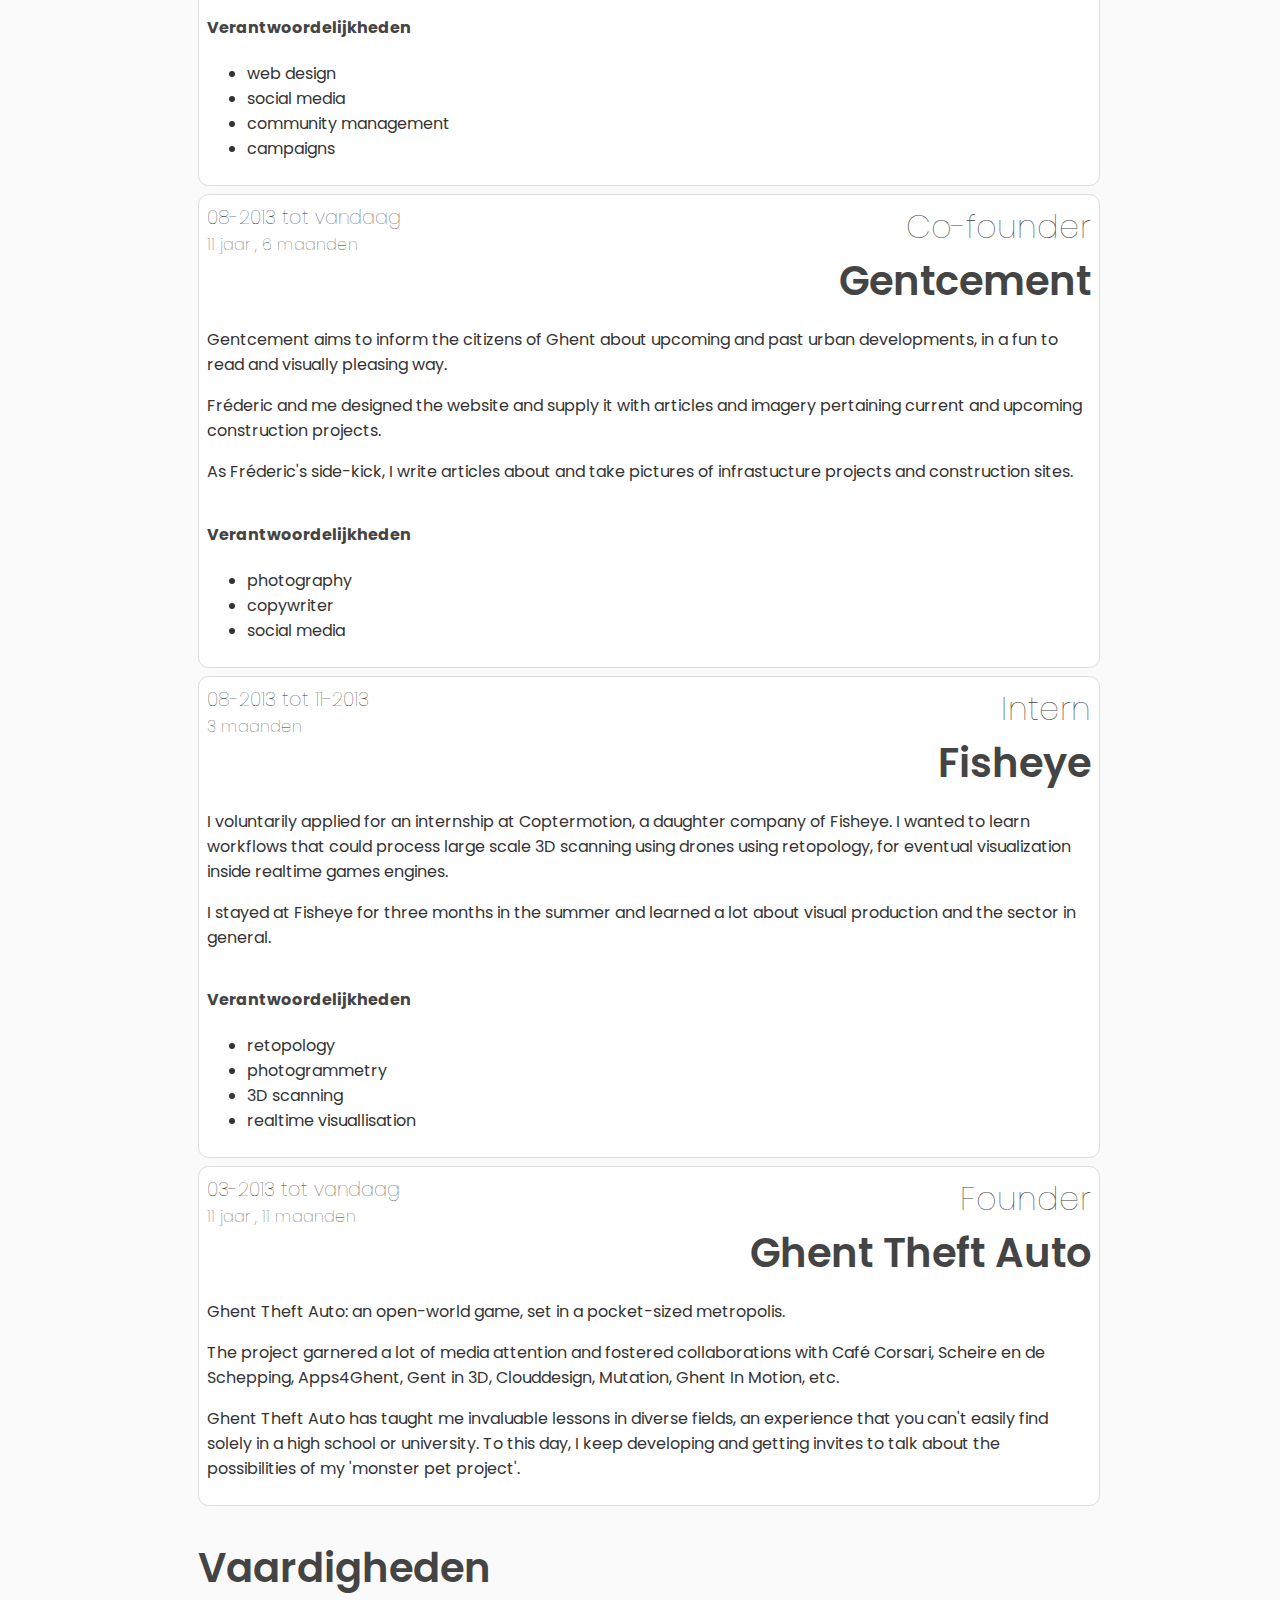
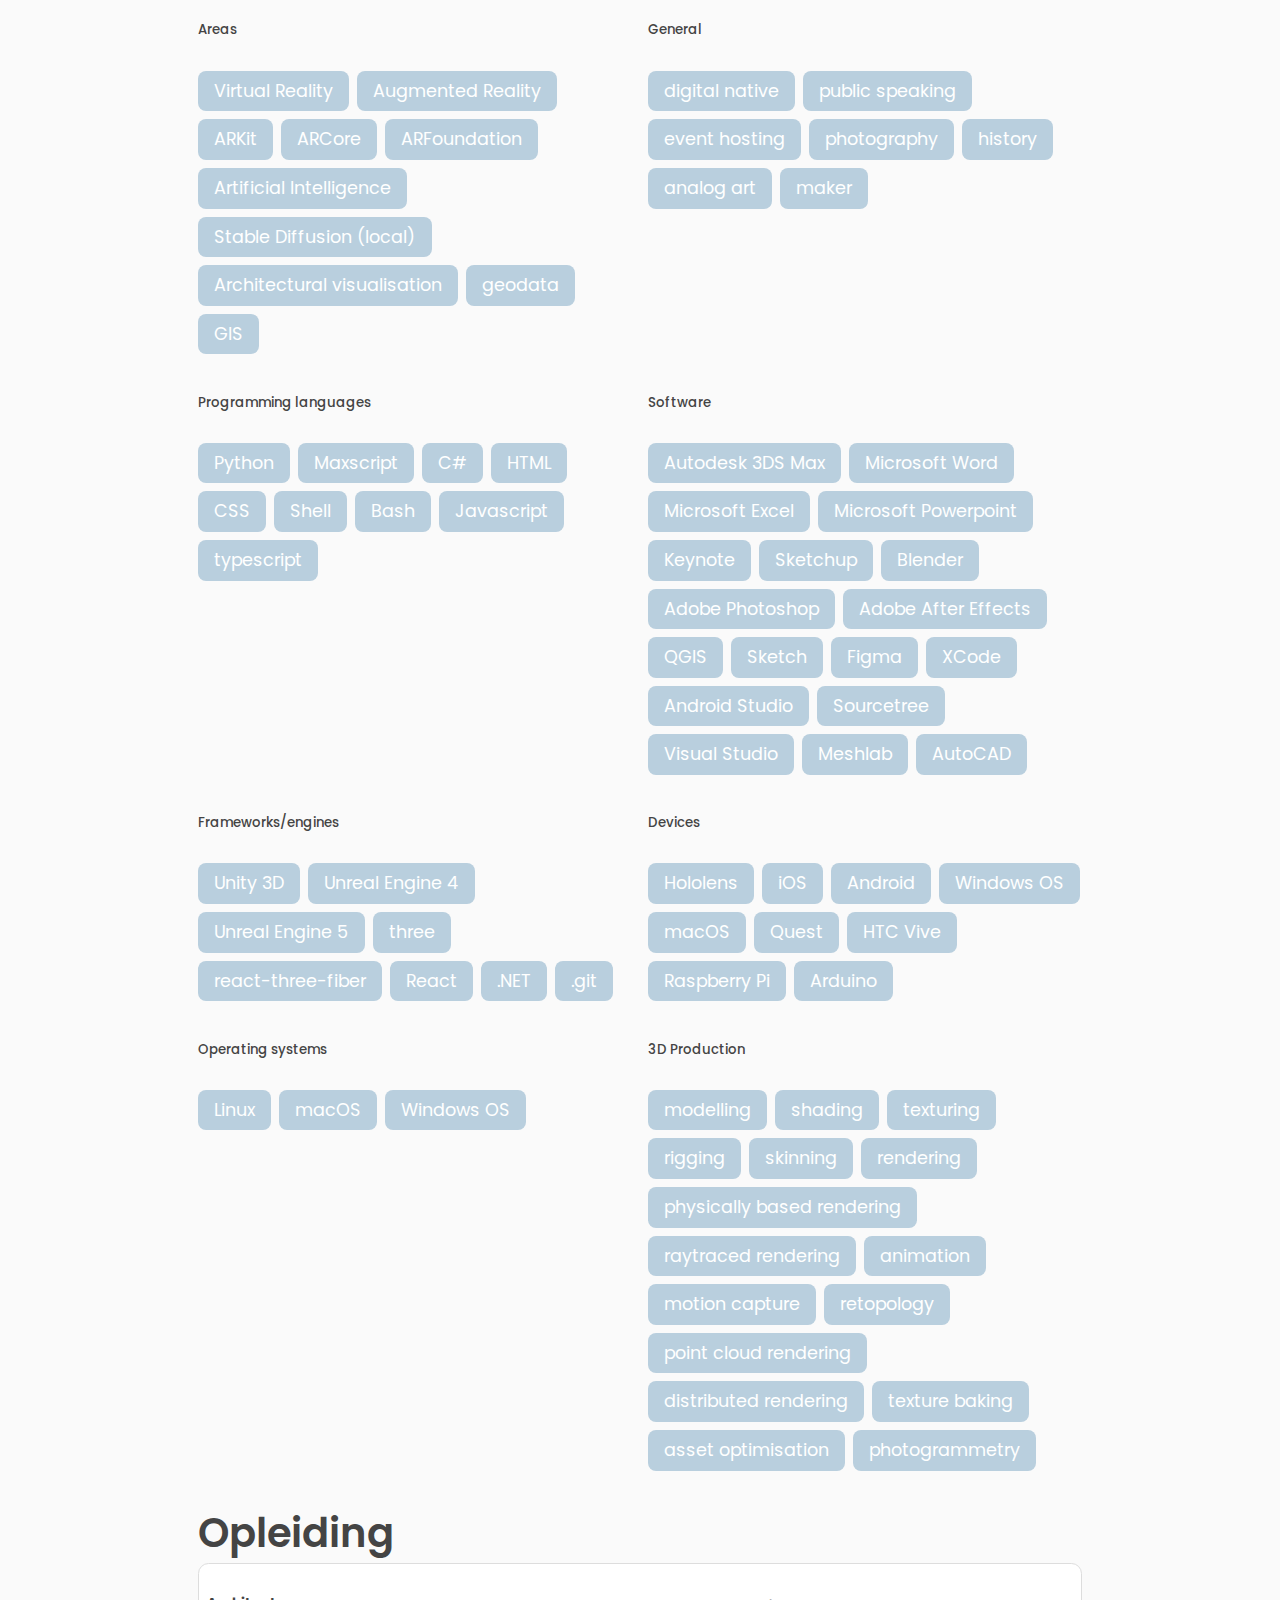
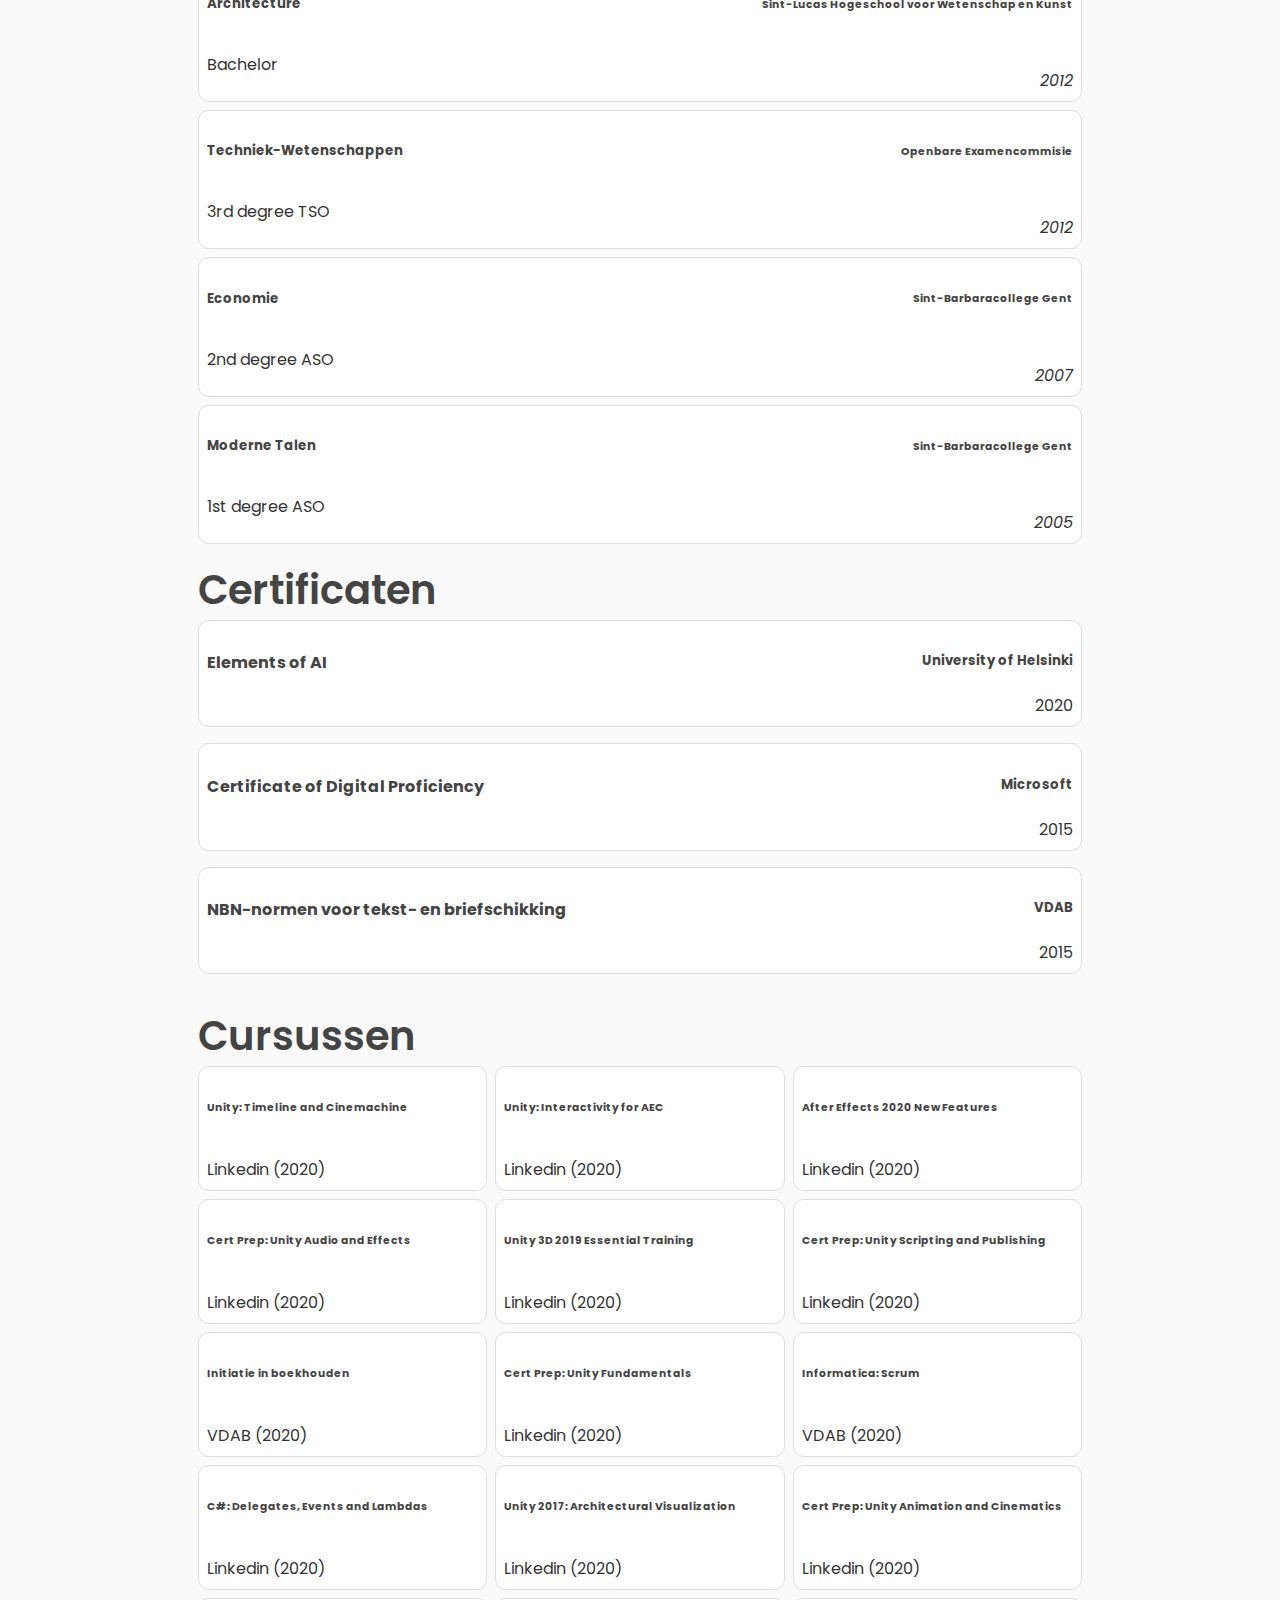
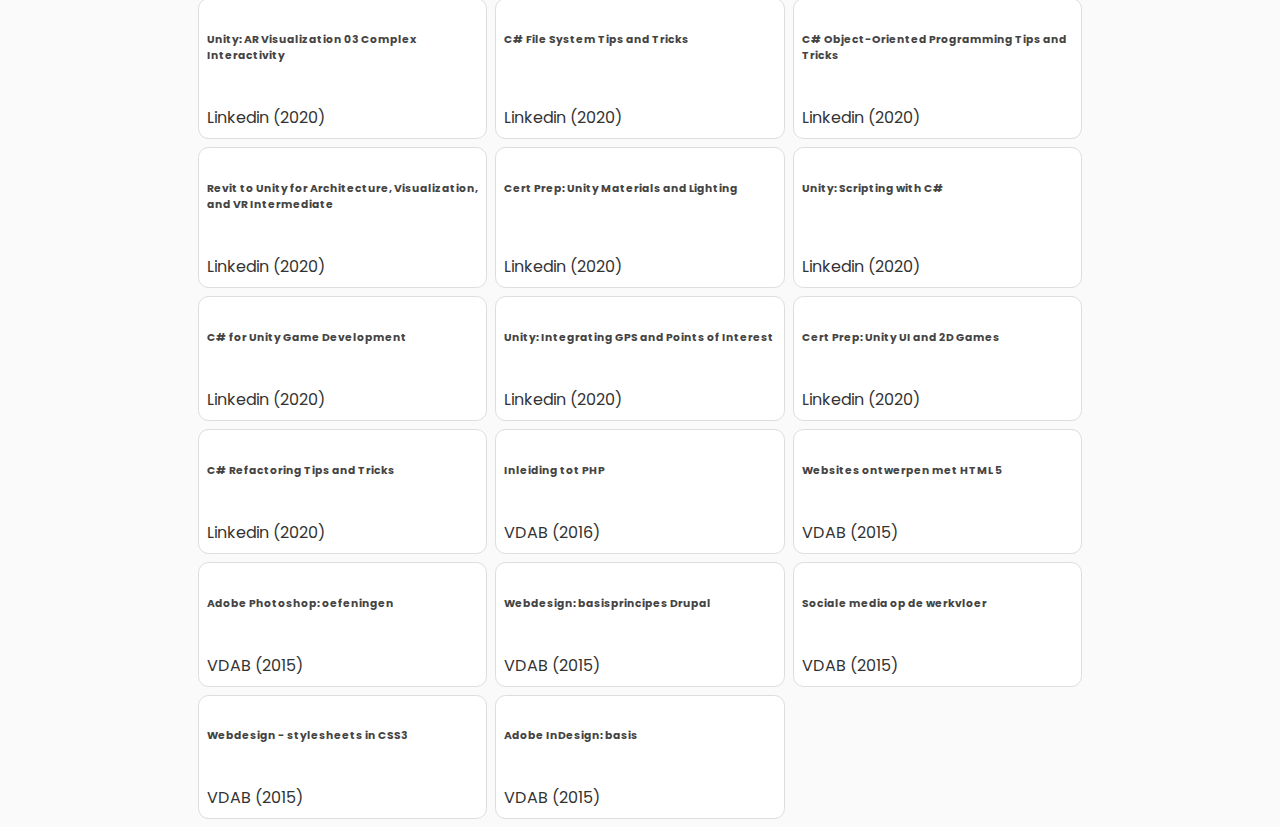
<file: nl.html>
<!DOCTYPE html>
<html>
  <head>
    <title>
      Curriculum Vitae - Lucas Selfslagh - Nederlands
    </title>
    <!-- Required meta tags -->
    <meta charset="utf-8" />
    <meta
      name="viewport"
      content="width=device-width, initial-scale=1, minimum-scale=1"
    />
    <link
      rel="shortcut icon"
      href="static/favicon.png"
    />
    <!-- Bootstrap CSS -->
    <link
      href="https://cdn.jsdelivr.net/npm/bootstrap@5.0.2/dist/css/bootstrap.min.css"
      rel="stylesheet"
      integrity="sha384-EVSTQN3/azprG1Anm3QDgpJLIm9Nao0Yz1ztcQTwFspd3yD65VohhpuuCOmLASjC"
      crossorigin="anonymous"
    />
    <link
      rel="stylesheet"
      type="text/css"
      href="static/main.css"
    />
    <link
      rel="stylesheet"
      href="https://fonts.googleapis.com/css?family=Poppins:300,400,600,800&display=swap"
    />
    <link
      rel="stylesheet"
      href="https://cdnjs.cloudflare.com/ajax/libs/font-awesome/4.7.0/css/font-awesome.min.css"
    />
  </head>

  <body>
    <div id="cv-container">
      <div id="curriculum-vitae">
         <div id="personal">
  <div id="mugshot-container">
    <img
      id="mugshot"
      src="static/lucas.jpg"
      alt="Profile Picture"
      style="align-self: center"
    />
  </div>

  <div id="personal-info">
    <h1 class="name">
      LUCAS SELFSLAGH
    </h1>

    <div class="contact-info">
      <div>
        <i class="fa fa-phone"></i>
        <p>+32 471 07 40 98</p>
      </div>
      <div>
        <i class="fa fa-envelope"></i>
        <a href="mailto:lucas.selfslagh@gmail.com">lucas.selfslagh@gmail.com</a>
      </div>
      <div>
        <i class="fa fa-map-marker"></i>
        <p>9000 Gent</p>
      </div>
      <div>
        <i class="fa fa-birthday-cake"></i>
        <p>27 november 1991</p>
      </div>
    </div>

    <div class="social-links no-print">
      
      <div>
        <i class="fa fa-instagram" aria-hidden="true"></i>
        <a href="https://www.instagram.com/lucas.selfslagh/?hl=nl">Instagram</a>
      </div>
      
      <div>
        <i class="fa fa-behance" aria-hidden="true"></i>
        <a href="https://www.behance.net/lucasselfslagh">Behance</a>
      </div>
      
      <div>
        <i class="fa fa-linkedin" aria-hidden="true"></i>
        <a href="https://www.linkedin.com/in/lucasselfslagh/">Linkedin</a>
      </div>
      
      <div>
        <i class="fa fa-youtube" aria-hidden="true"></i>
        <a href="https://www.youtube.com/channel/UCFONpIMrPNAX3OKF61RTrhQ">YouTube</a>
      </div>
      
      <div>
        <i class="fa fa-github" aria-hidden="true"></i>
        <a href="https://github.com/lucassel">Github</a>
      </div>
      
      <div>
        <i class="fa fa-twitter" aria-hidden="true"></i>
        <a href="https://twitter.com/lucas_selfslagh">Twitter</a>
      </div>
      
    </div>
  </div>
</div> <div id="bio">
  
  <h1 class="title">Achtergrond</h1>
  
  <p>Ik begon mijn carrière in de 3D-sector in 2015 en ben de afgelopen vijf jaar overgestapt naar technische 3D-ontwikkeling. Mijn werk combineert kunst en techniek, waarbij ik computergraphics gebruik om de realiteit te herconstrueren, deze te deconstrueren en opnieuw op te bouwen in iets nieuws. Dit heeft me professioneel gebracht naar architecturale visualisatie, productdesign, AR/VR en software-engineering, waar ik systemen ontwerp, workflows optimaliseer en productieprocessen verbeter.</p>
  
  <p>Mijn eerste kennismaking met computergraphics kwam voort uit een passieproject, Ghent Theft Auto, waarin ik de hele stad Gent probeerde na te bouwen in een videogame. Dit zelfgestuurde project legde de basis voor mijn latere technische en artistieke ontwikkeling.</p>
  
  <p>Na een stage bij Fisheye en het co-founding van Gentcement, een architectuurblog, begon ik mijn eerste fulltime baan als 3D-artist bij Nanopixel. In deze periode richtte ik ook LUMEN op, een VJ-duo dat live visuals produceerde voor events in meerdere locaties.</p>
  
  <p>Terwijl ik mijn vaardigheden aanscherpte, verschoof mijn focus naar de technische kant van 3D. Bij POW 3D Design werkte ik aan het optimaliseren van productieprocessen en het ontwikkelen van interactieve visuele ervaringen. Mijn grootste prestatie daar was de ontwikkeling van een real-time VR-simulatie van Europa&#39;s grootste geautomatiseerde deegfabriek.</p>
  
  <p>In 2018 verdiepte ik me verder in programmeren binnen 3D-omgevingen. Ik sloot me aan bij In The Pocket als 3D Engineer binnen een Augmented Reality-team. Daar bouwde ik real-time applicaties, breidde ik mijn kennis van software-architectuur en mobiele ontwikkeling uit en leerde ik werken met Unity, C# en Python. Ik droeg bij aan mobiele geodata-applicaties, dynamische navmesh-generatie en het artwork van Shift 2018.</p>
  
  <p>In 2021 keerde ik terug naar high-end visualisatie als Technical Lead bij Animotions &amp; Visuals for Brands, waar ik de brug sloeg tussen creatieve en technische teams. Ik automatiseerde workflows, optimaliseerde gedistribueerde rendering pipelines en paste software-engineeringprincipes toe op architecturale en productvisualisatie, waarbij ik Python gebruikte om Blender- en 3DS Max-pipelines te stroomlijnen.</p>
   
</div> <div id="experience">
  
  <h1 class="title">Werkervaring</h1>
   
  <article
    class="content-section experience item btn-toggle"
    type="button"
    data-bs-toggle="collapse"
    data-bs-target="#collapse-1"
    aria-expanded="false"
    aria-controls="collapse-1"
  >
    <div class="jobheader">
      <div class="datefield">
         
        <p class="dates">
          03-2021 tot 01-2025
        </p>
         

        <p class="duration">
            3
          jaar , 9 maanden  
        </p>
      </div>

      <div class="jobfield">
        
        <h3 class="role">Technical Lead (full-time)</h3>
        
        <h3 class="company">Animotions / Visuals for Brands</h3>
      </div>
    </div>

    <div class="collapse" id="collapse-1">
      <div class="job">
        
        <p>By taking on a new opportunity as a Technical Artist at Animotions and their sister company: Visuals for Brands, I returned to the world of high end computer visuals. Applying what I learned in software engineering to the visualisation sector allows me to support both companies&#39; artists, acting as a literal bridge between departments and teams, while working on innovative projects that push the boundaries of computer graphics.</p>
        
        <p></p>
        
        <p>Updating the nodes of the on-premise render farm, alongside inhouse IT support for other employees, was an interesting opportunity to learn sysadmin tasks and responsibilities. </p>
        
        <p></p>
        
        <p>At Animotions/Visuals for Brands I worked with Python to distribute render jobs 3DS Max (VRay) and Blender (Cycles). I also used Python heavily in asset generation, validation testing, workflow automation, data cleanup.</p>
        

        <div class="jobfooter">
          
          <section>
            <h4>Projecten</h4>
            <ul>
              
              <li>Unilin</li>
              
              <li>2TEC2</li>
              
              <li>Building Factory nv</li>
              
              <li>Van Roey</li>
              
              <li>Royal Botania</li>
              
              <li>VLAIO</li>
              
              <li>Decospan</li>
              
              <li>Deproprofiles</li>
              
            </ul>
          </section>
           
          <section>
            <h4>
              Verantwoordelijkheden
            </h4>
            <ul>
              
              <li>3D modelling</li>
              
              <li>asset management</li>
              
              <li>distributed rendering</li>
              
              <li>renderfarm management</li>
              
              <li>automated asset validation</li>
              
              <li>co-authored VLAIO dossier</li>
              
              <li>realtime renderer with typescript</li>
              
              <li>workflow automations</li>
              
            </ul>
          </section>
          
        </div>
      </div>
    </div>
  </article>
  
  <article
    class="content-section experience item btn-toggle"
    type="button"
    data-bs-toggle="collapse"
    data-bs-target="#collapse-2"
    aria-expanded="false"
    aria-controls="collapse-2"
  >
    <div class="jobheader">
      <div class="datefield">
         
        <p class="dates">
          06-2018 tot 03-2021
        </p>
         

        <p class="duration">
            2
          jaar , 9 maanden  
        </p>
      </div>

      <div class="jobfield">
        
        <h3 class="role">3D Engineer (full-time)</h3>
        
        <h3 class="company">In The Pocket</h3>
      </div>
    </div>

    <div class="collapse" id="collapse-2">
      <div class="job">
        
        <p>As a 3D Engineer at In The Pocket, I was responsible for everything concerning graphics (assets &amp; rendering) in a dedicated Augmented Reality product team. Since AR productions have as much need for code as they do for content, this job had me programming in C# as much as authoring content.</p>
        
        <p>During my time at In The Pocket, I really solidified my programming knowledge and started using Python, C#, Javascript in combination with the Unity 3D engine and Blender, to quickly produce cross platform proof of concepts featuring augmented reality, geospatial data, machine learning. I was also introduced to the fundamental paradigms of software and product development: SCRUM, agile development, version control, product strategy &amp; strategy.</p>
        
        <p>Applying my 3D expertise to the process of a company such as In The Pocket, and in return, learning everything there is to learn about mobile product development turned out to be a solid expansion of my skills.</p>
        

        <div class="jobfooter">
          
          <section>
            <h4>Projecten</h4>
            <ul>
              
              <li>Woody World</li>
              
              <li>Telenet Innovation Center</li>
              
              <li>ADP Innovation</li>
              
              <li>Confederatie Bouw Limburg</li>
              
              <li>Cinionic SP4K Experience</li>
              
              <li>SMEG</li>
              
              <li>Telenet The Park Playground</li>
              
            </ul>
          </section>
           
          <section>
            <h4>
              Verantwoordelijkheden
            </h4>
            <ul>
              
              <li>Unity 3D development</li>
              
              <li>XR development</li>
              
              <li>programming mobile application prototypes</li>
              
              <li>helping facilitate workshops with clients and partners</li>
              
              <li>producing vfx &amp; video content for case movies and promotional material</li>
              
              <li>deploying mobile Unity applications to iOS and Android platforms</li>
              
              <li>implementing image classifiers in mobile Unity apps</li>
              
              <li>designing &amp; animating 3D characters</li>
              
            </ul>
          </section>
          
        </div>
      </div>
    </div>
  </article>
  
  <article
    class="content-section experience item btn-toggle"
    type="button"
    data-bs-toggle="collapse"
    data-bs-target="#collapse-3"
    aria-expanded="false"
    aria-controls="collapse-3"
  >
    <div class="jobheader">
      <div class="datefield">
         
        <p class="dates">
          11-2016 tot 11-2017
        </p>
         

        <p class="duration">
            1
          jaar   
        </p>
      </div>

      <div class="jobfield">
        
        <h3 class="role">Technical Artist (full-time)</h3>
        
        <h3 class="company">POW 3D Design</h3>
      </div>
    </div>

    <div class="collapse" id="collapse-3">
      <div class="job">
        
        <p>After my first experience working in an architectural visualization studio, I moved towards a more technical profile. Instead of solely producing images, I applied my 3D expertise in support of the company acquiring and delivering a broad range of projects. Being so tightly involved in the sales process has thaught me many aspects of the digital image production market and sector.</p>
        
        <p></p>
        
        <p>During my time at POW 3D Design, I solidified my knowledge of the Unreal Engine, almost single handedly producing a huge industrial VR experience, visualizing the biggest bakery in Europe. </p>
        
        <p></p>
        
        <p>My time here also marked my first encounter with the Unity Engine and C# scripting.</p>
        

        <div class="jobfooter">
          
          <section>
            <h4>Projecten</h4>
            <ul>
              
              <li>SVK</li>
              
              <li>Ketnet VR Studio</li>
              
              <li>Spiromatic</li>
              
              <li>Volvo Trucks Belgium</li>
              
            </ul>
          </section>
           
          <section>
            <h4>
              Verantwoordelijkheden
            </h4>
            <ul>
              
              <li>360° video applications</li>
              
              <li>architectural visualisation</li>
              
              <li>realtime VR</li>
              
              <li>product visualisation</li>
              
              <li>scripting</li>
              
              <li>sales support</li>
              
              <li>optimizing image production workflow</li>
              
              <li>creating an interactive guided VR tour of Europe&#39;s biggest dough factory in Lantmannen</li>
              
              <li>developing a 360° VR application for Volvo Trucks</li>
              
              <li>architectural visualisation for the Loop</li>
              
            </ul>
          </section>
          
        </div>
      </div>
    </div>
  </article>
  
  <article
    class="content-section experience item btn-toggle"
    type="button"
    data-bs-toggle="collapse"
    data-bs-target="#collapse-4"
    aria-expanded="false"
    aria-controls="collapse-4"
  >
    <div class="jobheader">
      <div class="datefield">
         
        <p class="dates">
          10-2016 tot 06-2018
        </p>
         

        <p class="duration">
            1
          jaar , 8 maanden  
        </p>
      </div>

      <div class="jobfield">
        
        <h3 class="role">Visual Artist (self-employed)</h3>
        
        <h3 class="company">LUMEN</h3>
      </div>
    </div>

    <div class="collapse" id="collapse-4">
      <div class="job">
        
        <p>LUMEN is a VJ duo I founded together with one of my best friends, who had a lot of ‘maker’ experience building Dreamville, the Tomorrowland camping, each year. Through the combination with my digital skills and visual artist experience, our goal was simply put: unleashing our combined onto the event scene in Ghent! </p>
        
        <p></p>
        
        <p>In our first year of operations, LUMEN proudly worked on over ten events for five different organisers in four different venues, including the Concertzaal in Vooruit Kunstencentrum and the Kontrolekamer at Kompass Klub.</p>
        

        <div class="jobfooter">
          
          <section>
            <h4>Projecten</h4>
            <ul>
              
              <li>Moonday</li>
              
              <li>SLAGVELD</li>
              
              <li>Kortsluiting</li>
              
              <li>Onrust</li>
              
              <li>Lost In Time</li>
              
            </ul>
          </section>
           
          <section>
            <h4>
              Verantwoordelijkheden
            </h4>
            <ul>
              
              <li>promo content</li>
              
              <li>animation</li>
              
              <li>projection mapping</li>
              
              <li>stage design</li>
              
              <li>video production</li>
              
            </ul>
          </section>
          
        </div>
      </div>
    </div>
  </article>
  
  <article
    class="content-section experience item btn-toggle"
    type="button"
    data-bs-toggle="collapse"
    data-bs-target="#collapse-5"
    aria-expanded="false"
    aria-controls="collapse-5"
  >
    <div class="jobheader">
      <div class="datefield">
         
        <p class="dates">
          11-2015 tot 11-2016
        </p>
         

        <p class="duration">
            1
          jaar   
        </p>
      </div>

      <div class="jobfield">
        
        <h3 class="role">3D Artist (full-time)</h3>
        
        <h3 class="company">NANOPIXEL</h3>
      </div>
    </div>

    <div class="collapse" id="collapse-5">
      <div class="job">
        
        <p>My first full time job producing architectural 3D stills images and animations with Autodesk 3DS Max and VRay. </p>
        
        <p></p>
        
        <p>At Nanopixel, I learned a lot about what makes a great visual great and had my first experiences working in a visual production team. I also had my first encounters with professional 3D animation and interactive experiences using real-time game engines. </p>
        
        <p></p>
        
        <p>I was also put in charge of the IT infrastructure, because I happily optimized our shared asset libraries and liked configuring distributed rendering farms, lessening the load on our NAS and achieving speedups for extremely heavy scenes.</p>
        

        <div class="jobfooter">
          
          <section>
            <h4>Projecten</h4>
            <ul>
              
              <li>voetgangerszone Brussel</li>
              
              <li>Gedempte Zuiderdokken Antwerpen</li>
              
              <li>TRAXX-site Roeselare</li>
              
              <li>Zillion site Antwerpen</li>
              
              <li>oefencomplex Club Brugge</li>
              
              <li>Barco</li>
              
              <li>Bostoen</li>
              
              <li>Renson</li>
              
            </ul>
          </section>
           
          <section>
            <h4>
              Verantwoordelijkheden
            </h4>
            <ul>
              
              <li>shading</li>
              
              <li>lighting</li>
              
              <li>animation</li>
              
              <li>asset management</li>
              
              <li>distributed rendering</li>
              
              <li>scripting</li>
              
              <li>modelling</li>
              
              <li>rendering</li>
              
            </ul>
          </section>
          
        </div>
      </div>
    </div>
  </article>
  
  <article
    class="content-section experience item btn-toggle"
    type="button"
    data-bs-toggle="collapse"
    data-bs-target="#collapse-6"
    aria-expanded="false"
    aria-controls="collapse-6"
  >
    <div class="jobheader">
      <div class="datefield">
         
        <p class="dates">
          07-2014 tot 06-2015
        </p>
         

        <p class="duration">
            11 maanden  
        </p>
      </div>

      <div class="jobfield">
        
        <h3 class="role">Web &amp; social media manager (freelance)</h3>
        
        <h3 class="company">9000Toeren</h3>
      </div>
    </div>

    <div class="collapse" id="collapse-6">
      <div class="job">
        
        <p>9000 Toeren is a book covering 50 years of history in the local Ghent music scene, produced by a group of journalists and creatives from Ghent. </p>
        
        <p></p>
        
        <p>I designed the website and held social media campaigns for activities in the 3 months following the release of the book.</p>
        

        <div class="jobfooter">
           
          <section>
            <h4>
              Verantwoordelijkheden
            </h4>
            <ul>
              
              <li>web design</li>
              
              <li>social media</li>
              
              <li>community management</li>
              
              <li>campaigns</li>
              
            </ul>
          </section>
          
        </div>
      </div>
    </div>
  </article>
  
  <article
    class="content-section experience item btn-toggle"
    type="button"
    data-bs-toggle="collapse"
    data-bs-target="#collapse-7"
    aria-expanded="false"
    aria-controls="collapse-7"
  >
    <div class="jobheader">
      <div class="datefield">
         
        <p class="dates">08-2013 tot vandaag</p>
         

        <p class="duration">
            11
          jaar , 6 maanden  
        </p>
      </div>

      <div class="jobfield">
        
        <h3 class="role">Co-founder</h3>
        
        <h3 class="company">Gentcement</h3>
      </div>
    </div>

    <div class="collapse" id="collapse-7">
      <div class="job">
        
        <p>Gentcement aims to inform the citizens of Ghent about upcoming and past urban developments, in a fun to read and visually pleasing way. </p>
        
        <p>Fréderic and me designed the website and supply it with articles and imagery pertaining current and upcoming construction projects. </p>
        
        <p></p>
        
        <p>As Fréderic&#39;s side-kick, I write articles about and take pictures of infrastucture projects and construction sites.</p>
        

        <div class="jobfooter">
           
          <section>
            <h4>
              Verantwoordelijkheden
            </h4>
            <ul>
              
              <li>photography</li>
              
              <li>copywriter</li>
              
              <li>social media</li>
              
            </ul>
          </section>
          
        </div>
      </div>
    </div>
  </article>
  
  <article
    class="content-section experience item btn-toggle"
    type="button"
    data-bs-toggle="collapse"
    data-bs-target="#collapse-8"
    aria-expanded="false"
    aria-controls="collapse-8"
  >
    <div class="jobheader">
      <div class="datefield">
         
        <p class="dates">
          08-2013 tot 11-2013
        </p>
         

        <p class="duration">
            3 maanden  
        </p>
      </div>

      <div class="jobfield">
        
        <h3 class="role">Intern</h3>
        
        <h3 class="company">Fisheye</h3>
      </div>
    </div>

    <div class="collapse" id="collapse-8">
      <div class="job">
        
        <p>I voluntarily applied for an internship at Coptermotion, a daughter company of Fisheye. I wanted to learn workflows that could process large scale 3D scanning using drones using retopology, for eventual visualization inside realtime games engines.</p>
        
        <p></p>
        
        <p>I stayed at Fisheye for three months in the summer and learned a lot about visual production and the sector in general.</p>
        

        <div class="jobfooter">
           
          <section>
            <h4>
              Verantwoordelijkheden
            </h4>
            <ul>
              
              <li>retopology</li>
              
              <li>photogrammetry</li>
              
              <li>3D scanning</li>
              
              <li>realtime visuallisation</li>
              
            </ul>
          </section>
          
        </div>
      </div>
    </div>
  </article>
  
  <article
    class="content-section experience item btn-toggle"
    type="button"
    data-bs-toggle="collapse"
    data-bs-target="#collapse-9"
    aria-expanded="false"
    aria-controls="collapse-9"
  >
    <div class="jobheader">
      <div class="datefield">
         
        <p class="dates">03-2013 tot vandaag</p>
         

        <p class="duration">
            11
          jaar , 11 maanden  
        </p>
      </div>

      <div class="jobfield">
        
        <h3 class="role">Founder</h3>
        
        <h3 class="company">Ghent Theft Auto</h3>
      </div>
    </div>

    <div class="collapse" id="collapse-9">
      <div class="job">
        
        <p>Ghent Theft Auto: an open-world game, set in a pocket-sized metropolis. </p>
        
        <p>The project garnered a lot of media attention and fostered collaborations with Café Corsari, Scheire en de Schepping, Apps4Ghent, Gent in 3D, Clouddesign, Mutation, Ghent In Motion, etc. </p>
        
        <p>Ghent Theft Auto has taught me invaluable lessons in diverse fields, an experience that you can&#39;t easily find solely in a high school or university. To this day, I keep developing and getting invites to talk about the possibilities of my &#39;monster pet project&#39;.</p>
        

        <div class="jobfooter">
           
        </div>
      </div>
    </div>
  </article>
  
</div>
<div class="page-break"></div>
<div id="skills">
  
  <h1 class="title">Vaardigheden</h1>
  
  <div class="skill-container">
    
    <div class="skill-area">
      <h5 class="skill-title">Areas</h5>
      <div class="skills">
        
        <div class="skill">Virtual Reality</div>
        
        <div class="skill">Augmented Reality</div>
        
        <div class="skill">ARKit</div>
        
        <div class="skill">ARCore</div>
        
        <div class="skill">ARFoundation</div>
        
        <div class="skill">Artificial Intelligence</div>
        
        <div class="skill">Stable Diffusion (local)</div>
        
        <div class="skill">Architectural visualisation</div>
        
        <div class="skill">geodata</div>
        
        <div class="skill">GIS</div>
        
      </div>
    </div>
    
    <div class="skill-area">
      <h5 class="skill-title">General</h5>
      <div class="skills">
        
        <div class="skill">digital native</div>
        
        <div class="skill">public speaking</div>
        
        <div class="skill">event hosting</div>
        
        <div class="skill">photography</div>
        
        <div class="skill">history</div>
        
        <div class="skill">analog art</div>
        
        <div class="skill">maker</div>
        
      </div>
    </div>
    
    <div class="skill-area">
      <h5 class="skill-title">Programming languages</h5>
      <div class="skills">
        
        <div class="skill">Python</div>
        
        <div class="skill">Maxscript</div>
        
        <div class="skill">C#</div>
        
        <div class="skill">HTML</div>
        
        <div class="skill">CSS</div>
        
        <div class="skill">Shell</div>
        
        <div class="skill">Bash</div>
        
        <div class="skill">Javascript</div>
        
        <div class="skill">typescript</div>
        
      </div>
    </div>
    
    <div class="skill-area">
      <h5 class="skill-title">Software</h5>
      <div class="skills">
        
        <div class="skill">Autodesk 3DS Max</div>
        
        <div class="skill">Microsoft Word</div>
        
        <div class="skill">Microsoft Excel</div>
        
        <div class="skill">Microsoft Powerpoint</div>
        
        <div class="skill">Keynote</div>
        
        <div class="skill">Sketchup</div>
        
        <div class="skill">Blender</div>
        
        <div class="skill">Adobe Photoshop</div>
        
        <div class="skill">Adobe After Effects</div>
        
        <div class="skill">QGIS</div>
        
        <div class="skill">Sketch</div>
        
        <div class="skill">Figma</div>
        
        <div class="skill">XCode</div>
        
        <div class="skill">Android Studio</div>
        
        <div class="skill">Sourcetree</div>
        
        <div class="skill">Visual Studio</div>
        
        <div class="skill">Meshlab</div>
        
        <div class="skill">AutoCAD</div>
        
      </div>
    </div>
    
    <div class="skill-area">
      <h5 class="skill-title">Frameworks/engines</h5>
      <div class="skills">
        
        <div class="skill">Unity 3D</div>
        
        <div class="skill">Unreal Engine 4</div>
        
        <div class="skill">Unreal Engine 5</div>
        
        <div class="skill">three</div>
        
        <div class="skill">react-three-fiber</div>
        
        <div class="skill">React</div>
        
        <div class="skill">.NET</div>
        
        <div class="skill">.git</div>
        
      </div>
    </div>
    
    <div class="skill-area">
      <h5 class="skill-title">Devices</h5>
      <div class="skills">
        
        <div class="skill">Hololens</div>
        
        <div class="skill">iOS</div>
        
        <div class="skill">Android</div>
        
        <div class="skill">Windows OS</div>
        
        <div class="skill">macOS</div>
        
        <div class="skill">Quest</div>
        
        <div class="skill">HTC Vive</div>
        
        <div class="skill">Raspberry Pi</div>
        
        <div class="skill">Arduino</div>
        
      </div>
    </div>
    
    <div class="skill-area">
      <h5 class="skill-title">Operating systems</h5>
      <div class="skills">
        
        <div class="skill">Linux</div>
        
        <div class="skill">macOS</div>
        
        <div class="skill">Windows OS</div>
        
      </div>
    </div>
    
    <div class="skill-area">
      <h5 class="skill-title">3D Production</h5>
      <div class="skills">
        
        <div class="skill">modelling</div>
        
        <div class="skill">shading</div>
        
        <div class="skill">texturing</div>
        
        <div class="skill">rigging</div>
        
        <div class="skill">skinning</div>
        
        <div class="skill">rendering</div>
        
        <div class="skill">physically based rendering</div>
        
        <div class="skill">raytraced rendering</div>
        
        <div class="skill">animation</div>
        
        <div class="skill">motion capture</div>
        
        <div class="skill">retopology</div>
        
        <div class="skill">point cloud rendering</div>
        
        <div class="skill">distributed rendering</div>
        
        <div class="skill">texture baking</div>
        
        <div class="skill">asset optimisation</div>
        
        <div class="skill">photogrammetry</div>
        
      </div>
    </div>
    
  </div>
</div>
<div class="page-break"></div>
<div>
  
  <h1 class="title">Opleiding</h1>
  
  <div id="educations">
    
    <article
      class="item"
      style="display: flex; flex-direction: row; justify-content: space-between"
    >
      <div
        style="
          display: flex;
          flex-direction: column;
          align-items: flex-start;
          justify-content: space-between;
        "
      >
        <h5>Architecture</h5>
        <p>Bachelor</p>
      </div>
      <div
        style="
          display: flex;
          flex-direction: column;
          align-items: flex-end;
          justify-content: space-between;
          text-align: right;
        "
      >
        <h6>Sint-Lucas Hogeschool voor Wetenschap en Kunst</h6>
        <i>2012</i>
      </div>
    </article>
    
    <article
      class="item"
      style="display: flex; flex-direction: row; justify-content: space-between"
    >
      <div
        style="
          display: flex;
          flex-direction: column;
          align-items: flex-start;
          justify-content: space-between;
        "
      >
        <h5>Techniek-Wetenschappen</h5>
        <p>3rd degree TSO</p>
      </div>
      <div
        style="
          display: flex;
          flex-direction: column;
          align-items: flex-end;
          justify-content: space-between;
          text-align: right;
        "
      >
        <h6>Openbare Examencommisie</h6>
        <i>2012</i>
      </div>
    </article>
    
    <article
      class="item"
      style="display: flex; flex-direction: row; justify-content: space-between"
    >
      <div
        style="
          display: flex;
          flex-direction: column;
          align-items: flex-start;
          justify-content: space-between;
        "
      >
        <h5>Economie</h5>
        <p>2nd degree ASO</p>
      </div>
      <div
        style="
          display: flex;
          flex-direction: column;
          align-items: flex-end;
          justify-content: space-between;
          text-align: right;
        "
      >
        <h6>Sint-Barbaracollege Gent</h6>
        <i>2007</i>
      </div>
    </article>
    
    <article
      class="item"
      style="display: flex; flex-direction: row; justify-content: space-between"
    >
      <div
        style="
          display: flex;
          flex-direction: column;
          align-items: flex-start;
          justify-content: space-between;
        "
      >
        <h5>Moderne Talen</h5>
        <p>1st degree ASO</p>
      </div>
      <div
        style="
          display: flex;
          flex-direction: column;
          align-items: flex-end;
          justify-content: space-between;
          text-align: right;
        "
      >
        <h6>Sint-Barbaracollege Gent</h6>
        <i>2005</i>
      </div>
    </article>
    
  </div>
</div> <div>
  
  <h1 class="title">Certificaten</h1>
  
  <div id="certs">
    
    <article
      class="item"
      style="display: flex; flex-direction: row; justify-content: space-between"
    >
      <h4>Elements of AI</h4>
      <div style="display: flex; flex-direction: column; text-align: right">
        <h5>University of Helsinki</h5>
        <p style="margin: 0">2020</p>
      </div>
    </article>
    
    <article
      class="item"
      style="display: flex; flex-direction: row; justify-content: space-between"
    >
      <h4>Certificate of Digital Proficiency</h4>
      <div style="display: flex; flex-direction: column; text-align: right">
        <h5>Microsoft</h5>
        <p style="margin: 0">2015</p>
      </div>
    </article>
    
    <article
      class="item"
      style="display: flex; flex-direction: row; justify-content: space-between"
    >
      <h4>NBN-normen voor tekst- en briefschikking</h4>
      <div style="display: flex; flex-direction: column; text-align: right">
        <h5>VDAB</h5>
        <p style="margin: 0">2015</p>
      </div>
    </article>
    
  </div>
</div>
<div class="page-break"></div>
<div class="row">
  <div class="col">
    <div class="col-12">
      
      <h1 class="title">Cursussen</h1>
      
    </div>
    <div id="courses">
      
      <article
        class="item"
        style="
          display: flex;
          flex-direction: column;
          justify-content: space-between;
        "
      >
        <h6>Unity: Timeline and Cinemachine</h6>
        <p style="margin-bottom: 0; padding-bottom: 0">
          Linkedin (2020)
        </p>
      </article>
      
      <article
        class="item"
        style="
          display: flex;
          flex-direction: column;
          justify-content: space-between;
        "
      >
        <h6>Unity: Interactivity for AEC</h6>
        <p style="margin-bottom: 0; padding-bottom: 0">
          Linkedin (2020)
        </p>
      </article>
      
      <article
        class="item"
        style="
          display: flex;
          flex-direction: column;
          justify-content: space-between;
        "
      >
        <h6>After Effects 2020 New Features</h6>
        <p style="margin-bottom: 0; padding-bottom: 0">
          Linkedin (2020)
        </p>
      </article>
      
      <article
        class="item"
        style="
          display: flex;
          flex-direction: column;
          justify-content: space-between;
        "
      >
        <h6>Cert Prep: Unity Audio and Effects</h6>
        <p style="margin-bottom: 0; padding-bottom: 0">
          Linkedin (2020)
        </p>
      </article>
      
      <article
        class="item"
        style="
          display: flex;
          flex-direction: column;
          justify-content: space-between;
        "
      >
        <h6>Unity 3D 2019 Essential Training</h6>
        <p style="margin-bottom: 0; padding-bottom: 0">
          Linkedin (2020)
        </p>
      </article>
      
      <article
        class="item"
        style="
          display: flex;
          flex-direction: column;
          justify-content: space-between;
        "
      >
        <h6>Cert Prep: Unity Scripting and Publishing</h6>
        <p style="margin-bottom: 0; padding-bottom: 0">
          Linkedin (2020)
        </p>
      </article>
      
      <article
        class="item"
        style="
          display: flex;
          flex-direction: column;
          justify-content: space-between;
        "
      >
        <h6>Initiatie in boekhouden</h6>
        <p style="margin-bottom: 0; padding-bottom: 0">
          VDAB (2020)
        </p>
      </article>
      
      <article
        class="item"
        style="
          display: flex;
          flex-direction: column;
          justify-content: space-between;
        "
      >
        <h6>Cert Prep: Unity Fundamentals</h6>
        <p style="margin-bottom: 0; padding-bottom: 0">
          Linkedin (2020)
        </p>
      </article>
      
      <article
        class="item"
        style="
          display: flex;
          flex-direction: column;
          justify-content: space-between;
        "
      >
        <h6>Informatica: Scrum</h6>
        <p style="margin-bottom: 0; padding-bottom: 0">
          VDAB (2020)
        </p>
      </article>
      
      <article
        class="item"
        style="
          display: flex;
          flex-direction: column;
          justify-content: space-between;
        "
      >
        <h6>C#: Delegates, Events and Lambdas</h6>
        <p style="margin-bottom: 0; padding-bottom: 0">
          Linkedin (2020)
        </p>
      </article>
      
      <article
        class="item"
        style="
          display: flex;
          flex-direction: column;
          justify-content: space-between;
        "
      >
        <h6>Unity 2017: Architectural Visualization</h6>
        <p style="margin-bottom: 0; padding-bottom: 0">
          Linkedin (2020)
        </p>
      </article>
      
      <article
        class="item"
        style="
          display: flex;
          flex-direction: column;
          justify-content: space-between;
        "
      >
        <h6>Cert Prep: Unity Animation and Cinematics</h6>
        <p style="margin-bottom: 0; padding-bottom: 0">
          Linkedin (2020)
        </p>
      </article>
      
      <article
        class="item"
        style="
          display: flex;
          flex-direction: column;
          justify-content: space-between;
        "
      >
        <h6>Unity: AR Visualization 03 Complex Interactivity</h6>
        <p style="margin-bottom: 0; padding-bottom: 0">
          Linkedin (2020)
        </p>
      </article>
      
      <article
        class="item"
        style="
          display: flex;
          flex-direction: column;
          justify-content: space-between;
        "
      >
        <h6>C# File System Tips and Tricks</h6>
        <p style="margin-bottom: 0; padding-bottom: 0">
          Linkedin (2020)
        </p>
      </article>
      
      <article
        class="item"
        style="
          display: flex;
          flex-direction: column;
          justify-content: space-between;
        "
      >
        <h6>C# Object-Oriented Programming Tips and Tricks</h6>
        <p style="margin-bottom: 0; padding-bottom: 0">
          Linkedin (2020)
        </p>
      </article>
      
      <article
        class="item"
        style="
          display: flex;
          flex-direction: column;
          justify-content: space-between;
        "
      >
        <h6>Revit to Unity for Architecture, Visualization, and VR Intermediate</h6>
        <p style="margin-bottom: 0; padding-bottom: 0">
          Linkedin (2020)
        </p>
      </article>
      
      <article
        class="item"
        style="
          display: flex;
          flex-direction: column;
          justify-content: space-between;
        "
      >
        <h6>Cert Prep: Unity Materials and Lighting</h6>
        <p style="margin-bottom: 0; padding-bottom: 0">
          Linkedin (2020)
        </p>
      </article>
      
      <article
        class="item"
        style="
          display: flex;
          flex-direction: column;
          justify-content: space-between;
        "
      >
        <h6>Unity: Scripting with C#</h6>
        <p style="margin-bottom: 0; padding-bottom: 0">
          Linkedin (2020)
        </p>
      </article>
      
      <article
        class="item"
        style="
          display: flex;
          flex-direction: column;
          justify-content: space-between;
        "
      >
        <h6>C# for Unity Game Development</h6>
        <p style="margin-bottom: 0; padding-bottom: 0">
          Linkedin (2020)
        </p>
      </article>
      
      <article
        class="item"
        style="
          display: flex;
          flex-direction: column;
          justify-content: space-between;
        "
      >
        <h6>Unity: Integrating GPS and Points of Interest</h6>
        <p style="margin-bottom: 0; padding-bottom: 0">
          Linkedin (2020)
        </p>
      </article>
      
      <article
        class="item"
        style="
          display: flex;
          flex-direction: column;
          justify-content: space-between;
        "
      >
        <h6>Cert Prep: Unity UI and 2D Games</h6>
        <p style="margin-bottom: 0; padding-bottom: 0">
          Linkedin (2020)
        </p>
      </article>
      
      <article
        class="item"
        style="
          display: flex;
          flex-direction: column;
          justify-content: space-between;
        "
      >
        <h6>C# Refactoring Tips and Tricks</h6>
        <p style="margin-bottom: 0; padding-bottom: 0">
          Linkedin (2020)
        </p>
      </article>
      
      <article
        class="item"
        style="
          display: flex;
          flex-direction: column;
          justify-content: space-between;
        "
      >
        <h6>Inleiding tot PHP</h6>
        <p style="margin-bottom: 0; padding-bottom: 0">
          VDAB (2016)
        </p>
      </article>
      
      <article
        class="item"
        style="
          display: flex;
          flex-direction: column;
          justify-content: space-between;
        "
      >
        <h6>Websites ontwerpen met HTML 5</h6>
        <p style="margin-bottom: 0; padding-bottom: 0">
          VDAB (2015)
        </p>
      </article>
      
      <article
        class="item"
        style="
          display: flex;
          flex-direction: column;
          justify-content: space-between;
        "
      >
        <h6>Adobe Photoshop: oefeningen</h6>
        <p style="margin-bottom: 0; padding-bottom: 0">
          VDAB (2015)
        </p>
      </article>
      
      <article
        class="item"
        style="
          display: flex;
          flex-direction: column;
          justify-content: space-between;
        "
      >
        <h6>Webdesign: basisprincipes Drupal	</h6>
        <p style="margin-bottom: 0; padding-bottom: 0">
          VDAB (2015)
        </p>
      </article>
      
      <article
        class="item"
        style="
          display: flex;
          flex-direction: column;
          justify-content: space-between;
        "
      >
        <h6>Sociale media op de werkvloer</h6>
        <p style="margin-bottom: 0; padding-bottom: 0">
          VDAB (2015)
        </p>
      </article>
      
      <article
        class="item"
        style="
          display: flex;
          flex-direction: column;
          justify-content: space-between;
        "
      >
        <h6>Webdesign - stylesheets in CSS3	</h6>
        <p style="margin-bottom: 0; padding-bottom: 0">
          VDAB (2015)
        </p>
      </article>
      
      <article
        class="item"
        style="
          display: flex;
          flex-direction: column;
          justify-content: space-between;
        "
      >
        <h6>Adobe InDesign: basis</h6>
        <p style="margin-bottom: 0; padding-bottom: 0">
          VDAB (2015)
        </p>
      </article>
      
    </div>
  </div>
</div> 
      </div>
    </div>
    <!-- Optional JavaScript -->
    <!-- jQuery first, then Popper.js, then Bootstrap JS -->
    <script
      src="https://cdn.jsdelivr.net/npm/bootstrap@5.0.2/dist/js/bootstrap.bundle.min.js"
      integrity="sha384-MrcW6ZMFYlzcLA8Nl+NtUVF0sA7MsXsP1UyJoMp4YLEuNSfAP+JcXn/tWtIaxVXM"
      crossorigin="anonymous"
    ></script>
  </body>
</html>
</file>
<file: static/main.css>
/* Define CSS variables for colors and fonts */
:root {
  --background-color: #fafafa;
  --primary-color: #333;
  --secondary-color: #444;
  --accent-color: #b9cfde;
  --font-family: "Poppins", sans-serif;
  --font-size-large: 3.7rem;
  --font-size-medium: 2rem;
  --font-size-small: 1.2rem;
  --item-border: 1px solid #ddd;
  --item-border-radius: 0.66rem;
  --mugshot-size: 20rem;
}

body {
  background: var(--background-color);
  color: var(--primary-color);
  font-family: var(--font-family);
}

h1 {
  font-size: 2.5rem;
}

h1,
h2,
h3,
h4,
h5,
h6 {
  color: var(--secondary-color);
}

.title {
  font-weight: 600;
  margin: 0;
  padding: 0;
}

.bg-steel {
  background-color: var(--accent-color);
}

#cv-container {
  display: flex;
  justify-content: center;
  width: 100%;
}

#curriculum-vitae {
  max-width: 70%;
  flex-grow: 1;
  padding-top: 2rem;
  display: flex;
  flex-direction: column;
  gap: 1rem;
}

.name {
  font-size: 3rem;
  text-align: center;
  font-weight: 800;
}

#personal {
  display: flex;
  flex-direction: row;
  align-items: center;
  gap: 5vw;
  text-align: left;
  justify-content: space-evenly;
  flex-wrap: wrap;
}

#mugshot-container {
  display: flex;
  align-items: center;
  justify-content: center;
  flex: 2;
  aspect-ratio: 1/1;
  max-width: 20rem;
}

#mugshot {
  width: 100%;
  height: 100%;
  object-fit: cover;
  align-self: center;
  border-radius: 50%; /* Keeps it circular */
}

#personal-info {
  flex: 2;
  display: flex;
  flex-direction: column;
  flex-grow: 1;
  gap: 1rem;
  text-align: left;
}

.contact-info {
  display: flex;
  flex-direction: column;
}

.social-links {
  display: grid;
  grid-template-columns: 1fr 1fr;
  gap: 0 3rem;
  align-items: center;
  justify-content: space-between;
  flex-grow: 1;
}
.contact-info div,
.social-links div {
  display: flex;
  align-items: flex-start;
  line-height: 1.4;
  text-align: left;
  justify-content: space-between;
}

.contact-info i,
.social-links i {
  font-size: 1.2rem;
  flex-shrink: 0;
}

.contact-info p,
.contact-info a,
.social-links a {
  margin: 0;
  font-size: 1rem;
  line-height: 1.4;
  text-align: right;
}

.contact-info p {
  justify-self: flex-end;
  text-align: right;
}

.contact-info a,
.social-links a {
  text-decoration: none;
  color: inherit;
  font-weight: 500;
}
.social-links a:hover,
.contact-info a:hover {
  color: var(--accent-color);
}

#experience,
#educations {
  display: flex;
  flex-direction: column;
  gap: 0.5rem;
}

.jobheader {
  display: flex;
  flex-direction: row;
  gap: 2rem;
  justify-content: space-between;
}

.jobfooter {
  display: flex;
  flex-direction: row;
  justify-content: space-between;
}

.role {
  font-size: 2rem;
  font-weight: 80;
  margin: 0;
  text-align: right;
}

.company {
  font-weight: 600;
  font-size: 2.5rem;
  color: var(--secondary-color);
  margin: 0;
  text-align: right;
}

.dates {
  font-size: 1.2rem;
  font-weight: 100;
  margin: 0;
}

.duration {
  margin: 0;
  font-weight: 100;
}

.skills {
  display: flex;
  flex-direction: row;
  flex-wrap: wrap;
  align-items: center;
  gap: 0.5rem;
}

.skill-title {
  font-weight: 500;
}

.skill {
  font-size: 1.1rem;
  line-height: 1.4; /* Improves readability */
  padding: 0.5rem 1rem; /* Adds horizontal padding for a better look */
  font-weight: 400;
  white-space: nowrap;
  background: var(--accent-color);
  border-radius: 0.5rem; /* Slightly rounded corners for a modern look */
  color: #fff;
}

.skill-container {
  display: grid;
  grid-template-columns: 1fr; /* Default: single column */
  gap: 1rem;
}

@media (min-width: 768px) {
  /* Tablet & Desktop */
  .skill-container {
    grid-template-columns: repeat(2, 1fr); /* Two columns */
  }
}

.skill-area {
  display: flex;
  flex-direction: column;
  gap: 0.5rem;
}

.btn-toggle {
  width: 100%;
  background: none;
  border: none;
  text-align: left;
  padding: 1rem;
  cursor: pointer;
  transition: background 0.2s ease-in-out;
}

.btn-toggle:hover {
  background: rgba(185, 205, 222, 0.1);
}

#certs {
  display: flex;
  flex-direction: column;
  gap: 1rem;
}

#courses {
  display: grid;
  grid-template-columns: repeat(auto-fit, minmax(250px, 1fr));
  gap: 0.5rem;
}

.item {
  background: #fff;
  border: var(--item-border);
  border-radius: var(--item-border-radius);
  padding: 0.5rem;
}

.details {
  font-size: var(--font-size-small);
  margin-bottom: 0;
}

.print-only {
  visibility: hidden;
  display: none;
}

@media (max-width: 600px) {
  #curriculum-vitae {
    max-width: 80%;
    padding-top: 1rem;
  }
  #certs {
    flex-direction: column;
  }
  .title {
    font-size: x-large;
  }
  .name {
    font-size: xx-large;
  }

  #personal {
    flex-direction: column;
    align-items: center;
    width: 100%;
    justify-content: center;
  }

  #personal-info {
    flex: none;
    width: 100%;
    padding: 1rem;
  }

  .title-section {
    margin-bottom: 1.75rem;
  }

  #experience {
    gap: 0.5rem;
  }

  .jobheader {
    gap: 0.5rem;
  }
  .dates {
    font-size: small;
  }
  .duration {
    font-size: x-small;
  }
  .role {
    font-size: medium;
  }
  .company {
    font-size: large;
  }
  .jobfooter {
    flex-direction: column; /* Stack job footer elements vertically */
    gap: 0.5rem; /* Reduce gap between items */
  }
  .item {
    padding: 0.5rem;
  }

  .skills {
    gap: 0.3rem;
  }

  .skill {
    font-size: small;
    line-height: 1.1;
    padding: 0.33rem 0.66rem;
  }
  #courses,
  #certs,
  #educations,
  #experience {
    gap: 0.33rem;
  }
}

@media print {
  #curriculum-vitae {
    max-width: 100%;
  }

  .title {
    font-size: xx-large;
  }

  p {
    font-size: 0.75rem;
    color: #333;
  }

  #personal {
    flex-direction: row;
    gap: 1rem;
  }

  #personal-info {
    gap: 0rem;
  }

  #mugshot-container {
    width: 10rem;
  }

  .skill-area {
    gap: 0.3rem;
    padding: 0;
    margin: 0;
  }
  .skills {
    gap: 0.33rem;
  }
  .skill {
    border: 1px solid #b9cfde;
    color: #b9cfde;
    font-size: small;
    padding: 0.15rem 0.5rem;
  }

  .role {
    font-size: large;
  }

  .item {
    padding: 0.3rem;
  }
  #experience,
  #educations {
    gap: 0.5rem;
  }

  .company {
    font-size: x-large;
  }

  article {
    page-break-inside: avoid;
  }
  .page-break {
    page-break-after: always;
  }
  #bio {
    page-break-inside: avoid;
    page-break-after: always;
  }
  .badge {
    color: var(--secondary-color);
  }
  .no-break {
    page-break-inside: avoid;
  }
  .no-print {
    display: none;
  }
  .print-only {
    visibility: visible;
    display: block;
  }
}
</file>
